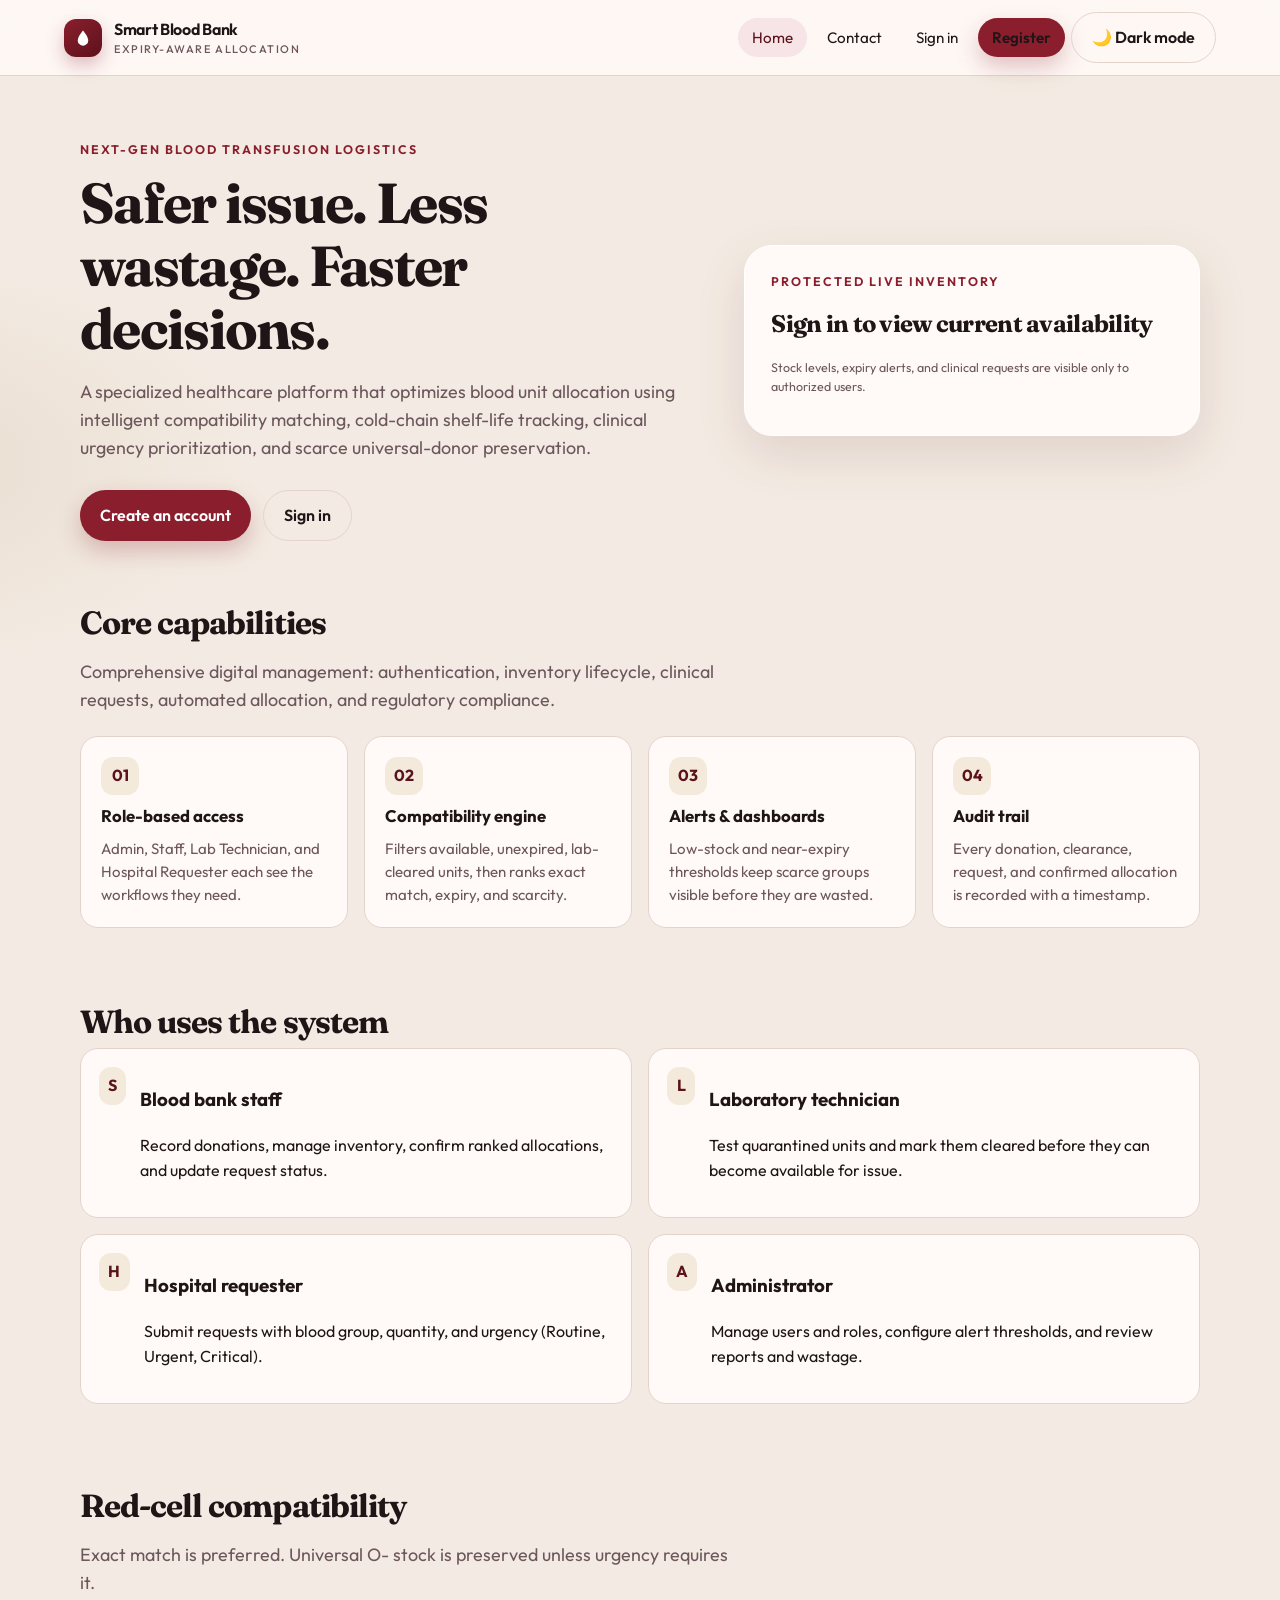
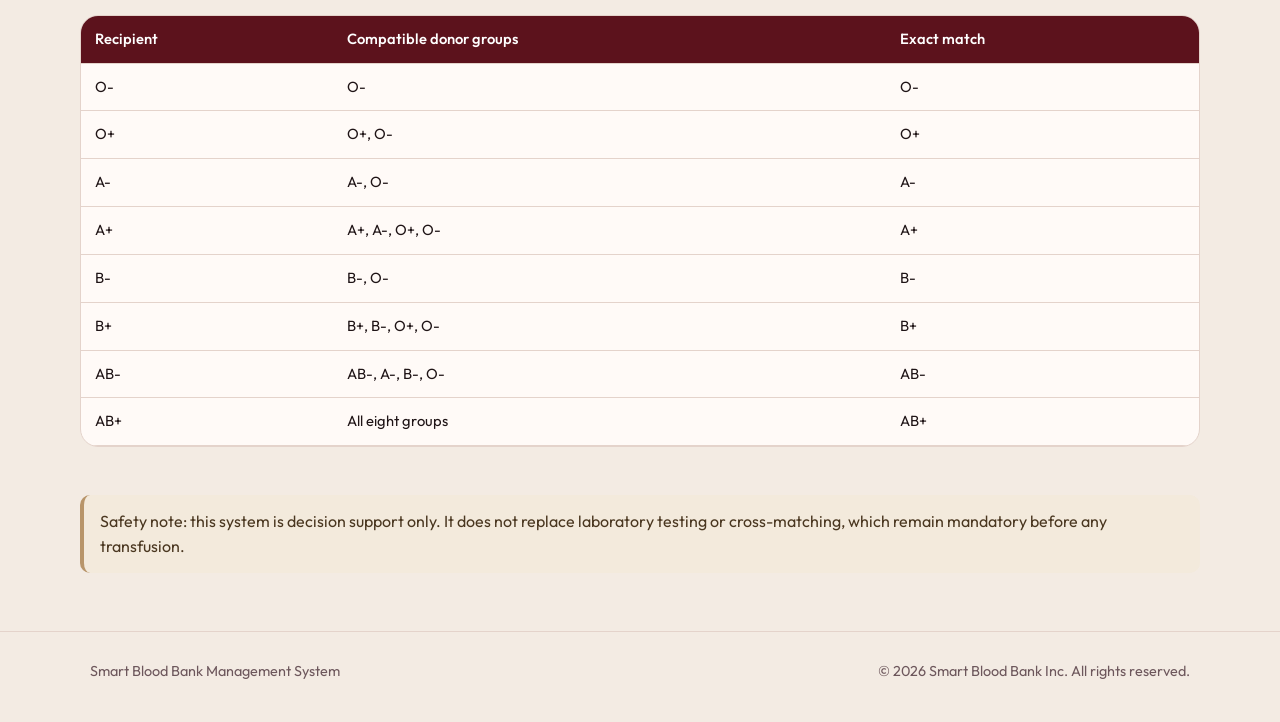
<file: index.html>
<!DOCTYPE html>
<html lang="en">
  <head>
    <meta charset="UTF-8" />
    <meta name="viewport" content="width=device-width, initial-scale=1.0" />
    <title>Smart Blood Bank | Home</title>
    <link rel="preconnect" href="https://fonts.googleapis.com" />
    <link rel="preconnect" href="https://fonts.gstatic.com" crossorigin />
    <link
      href="https://fonts.googleapis.com/css2?family=Fraunces:opsz,wght@9..144,500;9..144,700&family=Outfit:wght@400;500;600;700&display=swap"
      rel="stylesheet"
    />
    <link rel="stylesheet" href="css/styles.css?v=3" />
  </head>
  <body data-page="home">
    <header class="site-header">
      <a class="brand" href="index.html">
        <span class="brand-mark" aria-hidden="true">
          <svg width="18" height="18" viewBox="0 0 24 24" fill="currentColor">
            <path d="M12 2C12 2 5 10.2 5 15.2A7 7 0 0 0 19 15.2C19 10.2 12 2 12 2Z" />
          </svg>
        </span>
        <span>Smart Blood Bank<small>Expiry-aware allocation</small></span>
      </a>
      <nav class="nav-links" data-nav></nav>
    </header>

    <main>
      <section class="hero" id="guestHero">
        <div>
          <p class="kicker">Next-Gen Blood Transfusion Logistics</p>
          <h1>Safer issue. Less wastage. Faster decisions.</h1>
          <p class="lede">
            A specialized healthcare platform that optimizes blood unit allocation using intelligent compatibility matching,
            cold-chain shelf-life tracking, clinical urgency prioritization, and scarce universal-donor preservation.
          </p>
          <div class="hero-actions">
            <a class="btn btn-primary" href="register.html">Create an account</a>
            <a class="btn btn-ghost" href="login.html">Sign in</a>
          </div>
        </div>
        <aside class="hero-card">
          <p class="kicker">Protected live inventory</p>
          <h2>Sign in to view current availability</h2>
          <p class="hint">Stock levels, expiry alerts, and clinical requests are visible only to authorized users.</p>
        </aside>
      </section>

      <section class="hero dashboard" id="signedInDash" hidden>
        <div>
          <p class="kicker">Staff Workspace</p>
          <h1>Welcome, <span id="welcomeName">Staff</span></h1>
          <p class="lede">
            Role: <strong id="welcomeRole">STAFF</strong>. You can record donors, log fresh donations, monitor quarantined and available stock, and check expiry countdowns.
          </p>
          <div class="hero-actions" style="margin-top: 18px; display: flex; gap: 12px; flex-wrap: wrap;">
            <a class="btn btn-primary" href="allocation.html">⚡ Smart Allocation Engine</a>
            <a class="btn btn-ghost" href="reports.html">📊 Analytics &amp; Wastage</a>
            <a class="btn btn-ghost" href="audit.html">📋 Audit Trail</a>
            <a class="btn btn-ghost" href="lab.html">🔬 Lab Clearance</a>
            <a class="btn btn-ghost" href="donors.html">🩸 Manage Donors</a>
            <a class="btn btn-ghost" href="inventory.html">📦 Blood Inventory</a>
          </div>
        </div>
        <aside class="hero-card">
          <p class="kicker">Live Blood Bank Status</p>
          <div class="stat-grid">
            <div class="stat"><b id="dashUnits">0</b><span>Available stock</span></div>
            <div class="stat"><b id="dashNearExpiry" style="color:#b54708;">0</b><span>Near expiry (&le;7d)</span></div>
            <div class="stat"><b id="dashPending">0</b><span>Pending requests</span></div>
            <div class="stat"><b id="dashDonors">0</b><span>Total donors</span></div>
          </div>
          <p class="hint">Live data loaded from MySQL database.</p>
        </aside>
      </section>

      <section class="section" id="dashStockSection" hidden>
        <h2>Live Stock by Blood Group</h2>
        <p class="lede">Available, lab-cleared units. Expiring units are listed below to support timely allocation.</p>
        <div class="blood-grid" id="dashBloodGroups" aria-live="polite">
          <div class="blood-cell">Loading stock…</div>
        </div>
        <h2 style="font-size:1.6rem">Units Near Expiry</h2>
        <p class="lede" id="nearExpiryWindow">Loading the configured warning window…</p>
        <div class="table-panel"><div class="table-responsive">
          <table class="data-table"><thead><tr><th>Unit</th><th>Blood group</th><th>Expiry date</th></tr></thead>
            <tbody id="dashNearExpiryUnits"><tr><td colspan="3">Loading near-expiry units…</td></tr></tbody>
          </table>
        </div></div>
      </section>

      <section class="section">
        <h2>Core capabilities</h2>
        <p class="lede">Comprehensive digital management: authentication, inventory lifecycle, clinical requests, automated allocation, and regulatory compliance.</p>
        <div class="cards">
          <article class="card">
            <div class="icon-pill">01</div>
            <h3>Role-based access</h3>
            <p>Admin, Staff, Lab Technician, and Hospital Requester each see the workflows they need.</p>
          </article>
          <article class="card">
            <div class="icon-pill">02</div>
            <h3>Compatibility engine</h3>
            <p>Filters available, unexpired, lab-cleared units, then ranks exact match, expiry, and scarcity.</p>
          </article>
          <article class="card">
            <div class="icon-pill">03</div>
            <h3>Alerts &amp; dashboards</h3>
            <p>Low-stock and near-expiry thresholds keep scarce groups visible before they are wasted.</p>
          </article>
          <article class="card">
            <div class="icon-pill">04</div>
            <h3>Audit trail</h3>
            <p>Every donation, clearance, request, and confirmed allocation is recorded with a timestamp.</p>
          </article>
        </div>
      </section>

      <section class="section">
        <h2>Who uses the system</h2>
        <div class="roles">
          <div class="role">
            <div class="icon-pill">S</div>
            <div>
              <h3>Blood bank staff</h3>
              <p>Record donations, manage inventory, confirm ranked allocations, and update request status.</p>
            </div>
          </div>
          <div class="role">
            <div class="icon-pill">L</div>
            <div>
              <h3>Laboratory technician</h3>
              <p>Test quarantined units and mark them cleared before they can become available for issue.</p>
            </div>
          </div>
          <div class="role">
            <div class="icon-pill">H</div>
            <div>
              <h3>Hospital requester</h3>
              <p>Submit requests with blood group, quantity, and urgency (Routine, Urgent, Critical).</p>
            </div>
          </div>
          <div class="role">
            <div class="icon-pill">A</div>
            <div>
              <h3>Administrator</h3>
              <p>Manage users and roles, configure alert thresholds, and review reports and wastage.</p>
            </div>
          </div>
        </div>
      </section>

      <section class="section">
        <h2>Red-cell compatibility</h2>
        <p class="lede">Exact match is preferred. Universal O- stock is preserved unless urgency requires it.</p>
        <div class="compat">
          <table>
            <thead>
              <tr>
                <th>Recipient</th>
                <th>Compatible donor groups</th>
                <th>Exact match</th>
              </tr>
            </thead>
            <tbody>
              <tr><td>O-</td><td>O-</td><td>O-</td></tr>
              <tr><td>O+</td><td>O+, O-</td><td>O+</td></tr>
              <tr><td>A-</td><td>A-, O-</td><td>A-</td></tr>
              <tr><td>A+</td><td>A+, A-, O+, O-</td><td>A+</td></tr>
              <tr><td>B-</td><td>B-, O-</td><td>B-</td></tr>
              <tr><td>B+</td><td>B+, B-, O+, O-</td><td>B+</td></tr>
              <tr><td>AB-</td><td>AB-, A-, B-, O-</td><td>AB-</td></tr>
              <tr><td>AB+</td><td>All eight groups</td><td>AB+</td></tr>
            </tbody>
          </table>
        </div>
        <p class="note">
          Safety note: this system is decision support only. It does not replace laboratory testing or
          cross-matching, which remain mandatory before any transfusion.
        </p>
      </section>
    </main>

    <footer class="site-footer">
      <span>Smart Blood Bank Management System</span>
      <span>&copy; <span data-year></span> Smart Blood Bank Inc. All rights reserved.</span>
    </footer>
    <script src="js/validation.js?v=4"></script>
    <script src="js/auth.js?v=6"></script>
    <script src="js/pages.js?v=5"></script>
  </body>
</html>
</file>
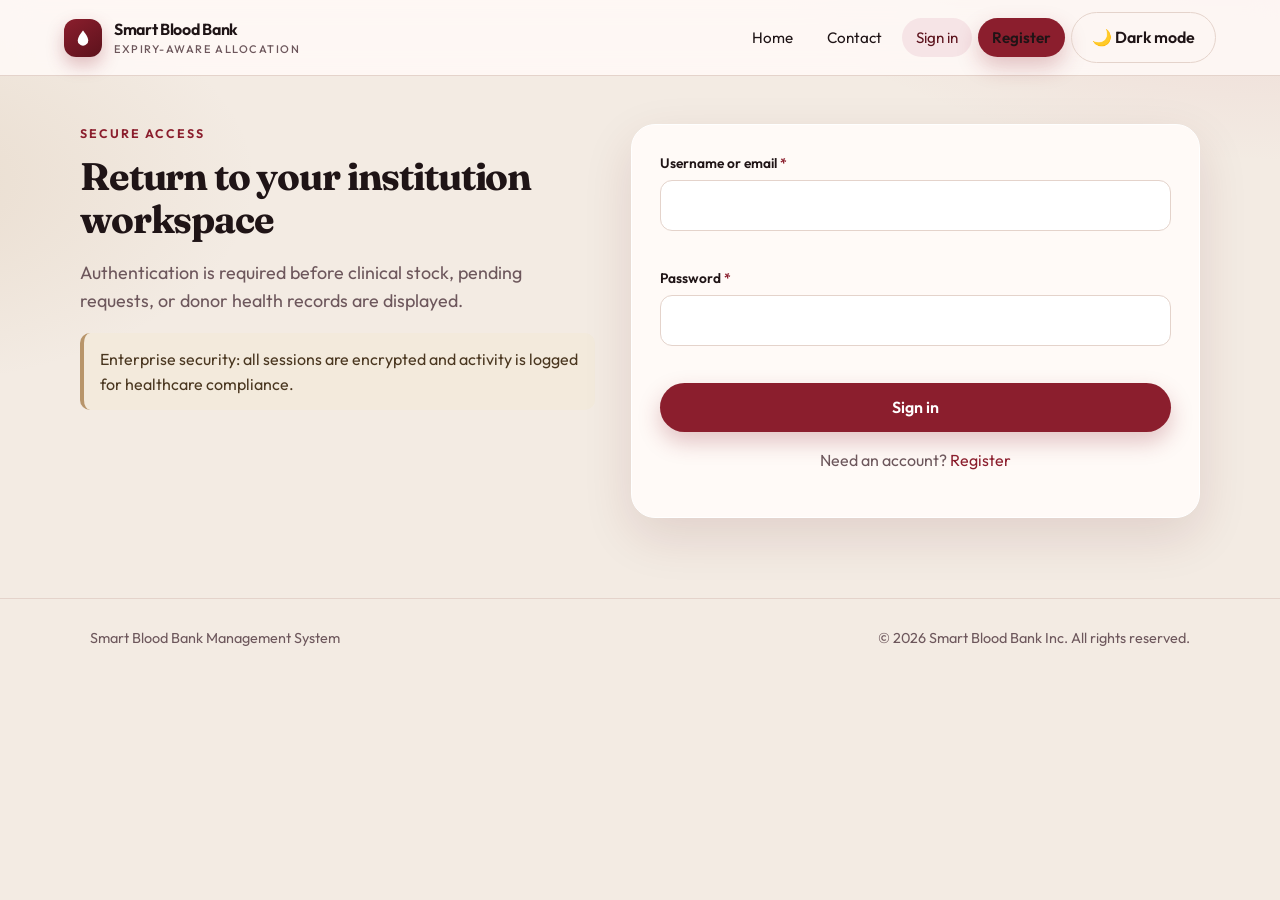
<file: allocation.html>
<!DOCTYPE html>
<html lang="en">
  <head>
    <meta charset="UTF-8" />
    <meta name="viewport" content="width=device-width, initial-scale=1.0" />
    <title>Smart Allocation Engine | Smart Blood Bank</title>
    <link rel="preconnect" href="https://fonts.googleapis.com" />
    <link rel="preconnect" href="https://fonts.gstatic.com" crossorigin />
    <link
      href="https://fonts.googleapis.com/css2?family=Fraunces:opsz,wght@9..144,500;9..144,700&family=Outfit:wght@400;500;600;700&display=swap"
      rel="stylesheet"
    />
    <link rel="stylesheet" href="css/styles.css?v=3" />
  </head>
  <body data-page="allocation">
    <header class="site-header">
      <a class="brand" href="index.html">
        <span class="brand-mark" aria-hidden="true">
          <svg width="18" height="18" viewBox="0 0 24 24" fill="currentColor">
            <path d="M12 2C12 2 5 10.2 5 15.2A7 7 0 0 0 19 15.2C19 10.2 12 2 12 2Z" />
          </svg>
        </span>
        <span>Smart Blood Bank<small>Expiry-aware allocation</small></span>
      </a>
      <nav class="nav-links" data-nav></nav>
    </header>

    <main class="page-container">
      <div class="page-header-row">
        <div>
          <p class="kicker">Clinical Decision Support</p>
          <h1>Smart Allocation Engine</h1>
          <p class="lede">
            Automated ranking of compatible blood units balancing biological exactness, FEFO (First-Expiry-First-Out) shelf-life urgency, clinical priority, and universal O- preservation.
          </p>
        </div>
        <div style="display: flex; gap: 10px; flex-wrap: wrap;">
          <button class="btn btn-primary" id="openNewRequestBtn">
            + Place Clinical Request
          </button>
          <button class="btn btn-ghost" id="seedDemoStockBtn" title="Load sample blood units for pitch demonstrations">
            ⚡ Seed Demo Stock
          </button>
        </div>
      </div>

      <!-- Quick Metrics -->
      <div class="stat-pills">
        <div class="stat-pill-card danger">
          <span class="num" id="criticalCount">0</span>
          <span class="label">Critical Emergency Orders</span>
        </div>
        <div class="stat-pill-card warn">
          <span class="num" id="urgentCount">0</span>
          <span class="label">Urgent Requests</span>
        </div>
        <div class="stat-pill-card">
          <span class="num" id="routineCount">0</span>
          <span class="label">Routine Queue</span>
        </div>
        <div class="stat-pill-card success">
          <span class="num" id="fulfilledCount">0</span>
          <span class="label">Fulfilled Transfusions</span>
        </div>
      </div>

      <!-- Toolbar: Queue Filter -->
      <div class="toolbar">
        <div class="toolbar-group">
          <select id="queueStatusFilter" class="filter-select">
            <option value="PENDING">Active Pending Queue</option>
            <option value="FULFILLED">Fulfilled History</option>
            <option value="">All Orders</option>
          </select>
        </div>
        <div class="toolbar-group">
          <button class="btn btn-ghost btn-sm" id="refreshQueueBtn">↻ Refresh Queue</button>
        </div>
      </div>

      <!-- Requests Queue Table -->
      <div class="table-panel">
        <div class="table-responsive">
          <table class="data-table" id="requestsTable">
            <thead>
              <tr>
                <th>Order ID</th>
                <th>Requester</th>
                <th>Target Group</th>
                <th>Quantity</th>
                <th>Clinical Urgency</th>
                <th>Order Date</th>
                <th>Status</th>
                <th>Decision Support</th>
              </tr>
            </thead>
            <tbody id="requestsTableBody">
              <tr>
                <td colspan="8" style="text-align: center; padding: 28px; color: var(--muted);">
                  Loading active clinical orders…
                </td>
              </tr>
            </tbody>
          </table>
        </div>
      </div>
    </main>

    <!-- Modal: Intelligent Allocation Engine Results (The Decision Support Screen) -->
    <div class="modal-overlay" id="allocationModal" hidden>
      <div class="modal-card large">
        <div class="modal-header">
          <div>
            <h2>Intelligent Allocation Recommendations</h2>
            <p id="allocationModalSubtitle" class="lede" style="font-size: 0.92rem; margin: 4px 0 0; color: var(--wine);">
              Evaluating candidate units…
            </p>
          </div>
          <button class="btn-close" type="button" data-close-modal>&times;</button>
        </div>

        <div id="allocationStatusMsg" class="form-status" role="status"></div>

        <!-- Algorithm Parameters Overview -->
        <div style="background: #fcf6f2; border: 1px solid var(--line); border-radius: 12px; padding: 12px 16px; margin-bottom: 18px; font-size: 0.88rem;">
          <div style="display: flex; justify-content: space-between; flex-wrap: wrap; gap: 8px;">
            <span><strong>Requested:</strong> <span id="summaryGroup" class="blood-badge">A+</span></span>
            <span><strong>Units Needed:</strong> <span id="summaryQty" style="font-weight:700;">1</span></span>
            <span><strong>Urgency Level:</strong> <span id="summaryUrgency" class="urgency-badge">ROUTINE</span></span>
            <span><strong>Scoring Policy:</strong> <span style="color:var(--wine); font-weight:600;">Weighted Multi-Factor (Match + FEFO - O- Scarcity)</span></span>
          </div>
        </div>

        <!-- Candidate Units Ranked Container -->
        <div style="max-height: 380px; overflow-y: auto; padding-right: 4px;" id="recommendationsContainer">
          <!-- Populated dynamically via js/allocation.js -->
        </div>

        <!-- Allocation Commit Bar -->
        <div style="border-top: 1px solid var(--line); margin-top: 18px; padding-top: 16px; display: flex; justify-content: space-between; align-items: center; flex-wrap: wrap; gap: 12px;">
          <div style="font-size: 0.88rem; color: var(--muted);">
            <span id="selectedUnitsCount" style="font-weight: 700; color: var(--ink);">0</span> unit(s) selected for atomic issue.
          </div>
          <div style="display: flex; gap: 10px;">
            <button class="btn btn-primary" id="confirmAllocationBtn" disabled>
              ✓ Confirm Allocation &amp; Issue
            </button>
            <button class="btn btn-ghost" type="button" data-close-modal>Close</button>
          </div>
        </div>
      </div>
    </div>

    <!-- Modal: Place New Clinical Request -->
    <div class="modal-overlay" id="newRequestModal" hidden>
      <div class="modal-card">
        <div class="modal-header">
          <h2>Place Hospital Blood Request</h2>
          <button class="btn-close" type="button" data-close-modal>&times;</button>
        </div>
        <form id="newRequestForm" novalidate>
          <div id="newRequestStatus" class="form-status" role="status"></div>

          <div class="form-row">
            <div class="field">
              <label for="reqBloodGroup">Recipient Blood Group <span class="req">*</span></label>
              <select id="reqBloodGroup" name="blood_group" required>
                <option value="">Select blood group</option>
                <option>O-</option>
                <option>O+</option>
                <option>A-</option>
                <option>A+</option>
                <option>B-</option>
                <option>B+</option>
                <option>AB-</option>
                <option>AB+</option>
              </select>
            </div>
            <div class="field">
              <label for="reqQuantity">Quantity (Units) <span class="req">*</span></label>
              <input type="number" id="reqQuantity" name="quantity" value="1" min="1" max="10" required />
            </div>
          </div>

          <div class="field">
            <label for="reqUrgency">Clinical Urgency Priority <span class="req">*</span></label>
            <select id="reqUrgency" name="urgency" required>
              <option value="ROUTINE">Routine (Prioritizes shelf-life expiry &amp; preserves O- stock)</option>
              <option value="URGENT">Urgent (Balanced match quality &amp; availability)</option>
              <option value="CRITICAL">Critical Emergency (Immediate life-safety; relaxes scarcity penalties)</option>
            </select>
            <p class="hint">The allocation engine weights candidate units dynamically based on urgency.</p>
          </div>

          <div style="display: flex; gap: 10px; margin-top: 20px;">
            <button class="btn btn-primary btn-full" type="submit" id="submitRequestBtn">Submit Clinical Request</button>
            <button class="btn btn-ghost" type="button" data-close-modal>Cancel</button>
          </div>
        </form>
      </div>
    </div>

    <footer class="site-footer">
      <span>Smart Blood Bank Management System</span>
      <span>&copy; <span data-year></span> Smart Blood Bank Inc. All rights reserved.</span>
    </footer>

    <script src="js/validation.js?v=2"></script>
    <script src="js/auth.js?v=6"></script>
    <script src="js/allocation.js?v=2"></script>
  </body>
</html>
</file>
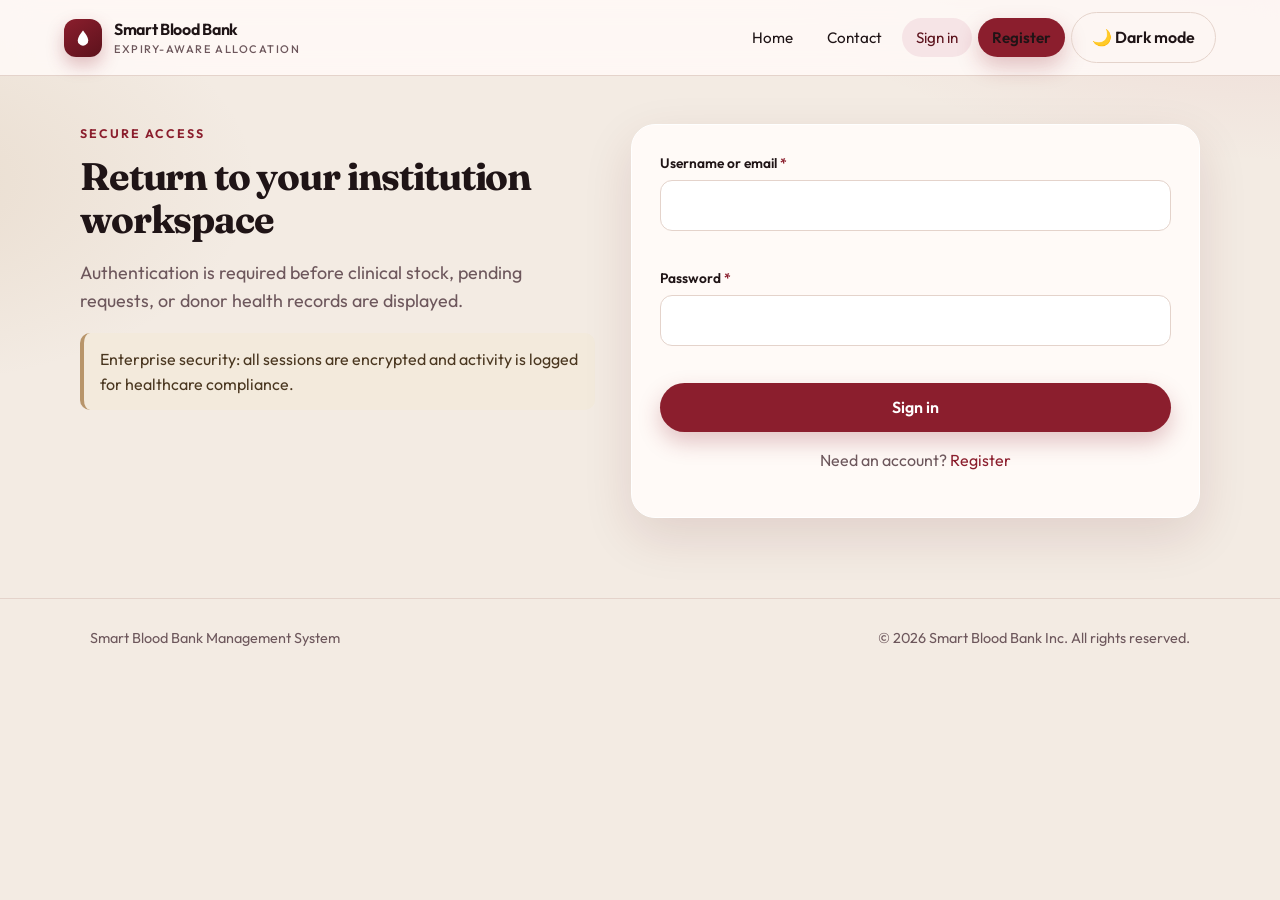
<file: audit.html>
<!DOCTYPE html>
<html lang="en">
  <head>
    <meta charset="UTF-8" />
    <meta name="viewport" content="width=device-width, initial-scale=1.0" />
    <title>Regulatory Audit Trail | Smart Blood Bank</title>
    <link rel="preconnect" href="https://fonts.googleapis.com" />
    <link rel="preconnect" href="https://fonts.gstatic.com" crossorigin />
    <link
      href="https://fonts.googleapis.com/css2?family=Fraunces:opsz,wght@9..144,500;9..144,700&family=Outfit:wght@400;500;600;700&display=swap"
      rel="stylesheet"
    />
    <link rel="stylesheet" href="css/styles.css?v=3" />
  </head>
  <body data-page="audit">
    <header class="site-header">
      <a class="brand" href="index.html">
        <span class="brand-mark" aria-hidden="true">
          <svg width="18" height="18" viewBox="0 0 24 24" fill="currentColor">
            <path d="M12 2C12 2 5 10.2 5 15.2A7 7 0 0 0 19 15.2C19 10.2 12 2 12 2Z" />
          </svg>
        </span>
        <span>Smart Blood Bank<small>Expiry-aware allocation</small></span>
      </a>
      <nav class="nav-links" data-nav></nav>
    </header>

    <main class="page-container">
      <div class="page-header-row">
        <div>
          <p class="kicker">Compliance &amp; Chain of Custody</p>
          <h1>Regulatory Audit Trail</h1>
          <p class="lede">
            Immutable activity ledger tracking every clinical donation, laboratory safety screening, hospital order, stock change, and unit allocation with operator identities and timestamps.
          </p>
        </div>
        <div style="display: flex; gap: 10px; flex-wrap: wrap;">
          <button class="btn btn-primary" id="exportAuditCsvBtn">
            📥 Export Audit CSV
          </button>
        </div>
      </div>

      <!-- Quick Metrics -->
      <div class="stat-pills">
        <div class="stat-pill-card">
          <span class="num" id="totalAuditCount">0</span>
          <span class="label">Total System Events Logged</span>
        </div>
        <div class="stat-pill-card success">
          <span class="num" id="allocAuditCount">0</span>
          <span class="label">Clinical Allocation Events</span>
        </div>
        <div class="stat-pill-card warn">
          <span class="num" id="labAuditCount">0</span>
          <span class="label">Lab Clearance Decisions</span>
        </div>
        <div class="stat-pill-card">
          <span class="num" id="securityAuditCount">0</span>
          <span class="label">Security &amp; Auth Events</span>
        </div>
      </div>

      <!-- View Selector Tabs -->
      <div style="display: flex; gap: 10px; margin-bottom: 18px;">
        <button class="btn btn-primary" id="tabAuditLogsBtn">Activity Audit Trail</button>
        <button class="btn btn-ghost" id="tabTransfusionsBtn">Transfusion Issuance Ledger</button>
      </div>

      <!-- Toolbar: Filters -->
      <div class="toolbar" id="auditToolbar">
        <div class="toolbar-group">
          <select id="actionTypeFilter" class="filter-select">
            <option value="">All Action Types</option>
            <option value="REQUEST_FULFILLED">Allocation Fulfilled</option>
            <option value="REQUEST_PARTIALLY_FULFILLED">Allocation Partially Fulfilled</option>
            <option value="INVENTORY_DELETED">Inventory Record Deleted</option>
            <option value="UNIT_AUTO_EXPIRED">Unit Automatically Expired</option>
            <option value="LAB_UNIT_CLEARED">Lab Unit Cleared</option>
            <option value="LAB_UNIT_REJECTED">Lab Unit Rejected</option>
            <option value="DONATION_LOGGED">Donation Logged</option>
            <option value="DONOR_CREATED">Donor Created</option>
            <option value="UNIT_DISCARDED">Unit Discarded</option>
            <option value="USER_LOGIN">User Sign In</option>
            <option value="USER_REGISTERED">User Registered</option>
            <option value="HOSPITAL_ORDER_PLACED">Hospital Order Placed</option>
            <option value="INVENTORY_UPDATED">Inventory Updated</option>
            <option value="PROFILE_UPDATE">Profile Updated</option>
            <option value="PASSWORD_CHANGE">Password Changed</option>
            <option value="THRESHOLD_UPDATE">Alert Thresholds Updated</option>
          </select>

          <input type="date" id="dateFromFilter" class="filter-select" title="Date From" />
          <input type="date" id="dateToFilter" class="filter-select" title="Date To" />

          <input
            type="search"
            id="auditSearch"
            class="search-input"
            placeholder="Search details, operator, ID…"
          />
        </div>
        <div class="toolbar-group">
          <button class="btn btn-ghost btn-sm" id="refreshAuditBtn">↻ Refresh Log</button>
        </div>
      </div>

      <!-- Audit Logs Table View -->
      <div class="table-panel" id="auditLogsPanel">
        <div class="toolbar" style="justify-content:space-between; padding:12px 16px;">
          <span id="auditPageSummary" aria-live="polite">Loading records…</span>
          <div class="toolbar-group">
            <button class="btn btn-ghost btn-sm" id="auditPrevPage" type="button" disabled>Previous</button>
            <button class="btn btn-ghost btn-sm" id="auditNextPage" type="button" disabled>Next</button>
          </div>
        </div>
        <div class="table-responsive">
          <table class="data-table" id="auditTable">
            <thead>
              <tr>
                <th>Timestamp</th>
                <th>Action Type</th>
                <th>Reference</th>
                <th>Operator</th>
                <th>Audit Details &amp; Clinical Remarks</th>
              </tr>
            </thead>
            <tbody id="auditTableBody">
              <tr>
                <td colspan="5" style="text-align: center; padding: 28px; color: var(--muted);">
                  Loading audit logs from compliance database…
                </td>
              </tr>
            </tbody>
          </table>
        </div>
      </div>

      <!-- Transfusions Ledger View (Initially Hidden) -->
      <div class="table-panel" id="transfusionsPanel" hidden>
        <div class="table-responsive">
          <table class="data-table" id="transfusionsTable">
            <thead>
              <tr>
                <th>Tx ID</th>
                <th>Allocation Time</th>
                <th>Issued Bag Serial</th>
                <th>Requisition Ref</th>
                <th>Patient / Ward</th>
                <th>Hospital</th>
                <th>Clinical Requester</th>
              </tr>
            </thead>
            <tbody id="transfusionsTableBody">
              <tr>
                <td colspan="7" style="text-align: center; padding: 28px; color: var(--muted);">
                  Loading transfusion issuance ledger…
                </td>
              </tr>
            </tbody>
          </table>
        </div>
      </div>
    </main>

    <footer class="site-footer">
      <span>Smart Blood Bank Management System</span>
      <span>&copy; <span data-year></span> Smart Blood Bank Inc. All rights reserved.</span>
    </footer>

    <script src="js/validation.js?v=2"></script>
    <script src="js/auth.js?v=6"></script>
    <script src="js/audit.js?v=2"></script>
  </body>
</html>
</file>
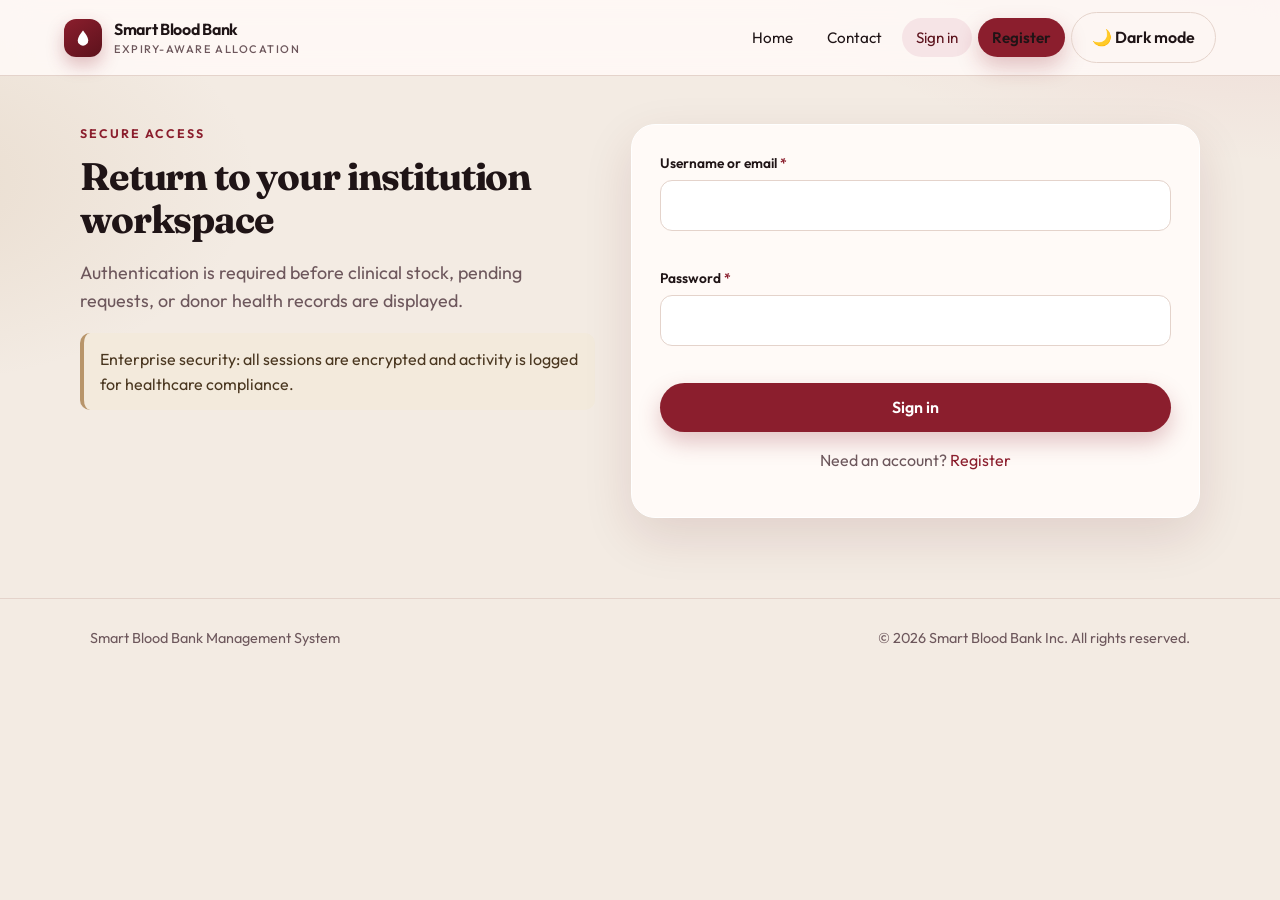
<file: ccp-simulation.html>
<!DOCTYPE html>
<html lang="en">
<head>
  <meta charset="UTF-8" />
  <meta name="viewport" content="width=device-width, initial-scale=1.0" />
  <title>CCP Policy Simulation | Smart Blood Bank</title>
  <link rel="stylesheet" href="css/styles.css?v=3" />
  <style>
    .sim-grid{display:grid;grid-template-columns:repeat(auto-fit,minmax(210px,1fr));gap:16px;margin:24px 0}
    .sim-card{background:var(--paper);border:1px solid var(--line);border-radius:var(--radius);padding:20px}
    .sim-card h3{margin:0 0 8px;color:var(--wine-dark)}
    .sim-card p{color:var(--muted);font-size:.88rem;margin:0}
    .sim-controls{display:flex;align-items:end;gap:14px;flex-wrap:wrap;background:var(--paper);border:1px solid var(--line);border-radius:var(--radius);padding:20px}
    .sim-controls label{display:grid;gap:6px;font-weight:600}
    .sim-controls input{padding:9px;border:1px solid var(--line);border-radius:8px;width:140px}
    .sim-note{color:var(--muted);font-size:.9rem;margin:14px 0}
    .sim-results{margin-top:24px}
    .sim-results td:first-child{font-weight:700}
    @media(max-width:600px){.sim-controls input{width:100%}}
  </style>
</head>
<body data-page="simulation">
  <header class="site-header">
    <a class="brand" href="index.html"><span class="brand-mark" aria-hidden="true">🩸</span><span>Smart Blood Bank<small>Expiry-aware allocation</small></span></a>
    <nav class="nav-links" data-nav></nav>
  </header>
  <main class="page-container">
    <div class="page-header-row">
      <div>
        <p class="kicker">Complex Computing Problem · Policy Evaluation</p>
        <h1>Allocation Policy Simulation</h1>
        <p class="lede">Run FIFO, FEFO, and weighted-priority policies over the same reproducible 60-day donation and request scenario. This is a decision-support benchmark, not a clinical recommendation.</p>
      </div>
    </div>
    <form class="sim-controls" id="simulationForm">
      <label>Donations<input id="unitCount" type="number" min="50" max="2000" step="50" value="500" /></label>
      <label>Clinical requests<input id="requestCount" type="number" min="25" max="1000" step="25" value="300" /></label>
      <label>Scenario seed<input id="scenarioSeed" type="number" min="1" max="999999" value="13724" /></label>
      <button class="btn btn-primary" type="submit">Run Benchmark</button>
    </form>
    <p class="sim-note" id="simulationStatus" role="status">Ready. The same generated stock, requests, and urgency mix will be used for each policy.</p>
    <div class="table-panel sim-results">
      <div class="table-responsive">
        <table class="data-table">
          <thead><tr><th>Policy</th><th>Requests served</th><th>Expired unused units</th><th>Requests fully served with exact match</th><th>O− issued to non-O−</th><th>Compatibility violations</th><th>Decision time / request</th></tr></thead>
          <tbody id="simulationResults"><tr><td colspan="7" style="text-align:center;padding:24px;color:var(--muted)">Run the benchmark to compare policies.</td></tr></tbody>
        </table>
      </div>
    </div>
    <div class="sim-grid">
      <div class="sim-card"><h3>FIFO</h3><p>Issue the earliest collected compatible unit first.</p></div>
      <div class="sim-card"><h3>FEFO</h3><p>Issue the compatible unit with the nearest expiry first.</p></div>
      <div class="sim-card"><h3>Weighted priority</h3><p>Balance match quality, expiry proximity, and O− preservation. Critical requests place more weight on match quality.</p></div>
    </div>
    <p class="sim-note">Decision time is measured locally and depends on the computer and scenario size. Compatibility violations are blocked by the candidate filter. Scenario results are simulated data; they do not describe this installation’s actual transfusions.</p>
  </main>
  <footer class="site-footer"><span>Smart Blood Bank Management System</span><span>Policy benchmarking · reproducible scenario</span></footer>
  <script src="js/auth.js?v=6"></script>
  <script src="js/ccp-simulation.js?v=1"></script>
</body>
</html>
</file>
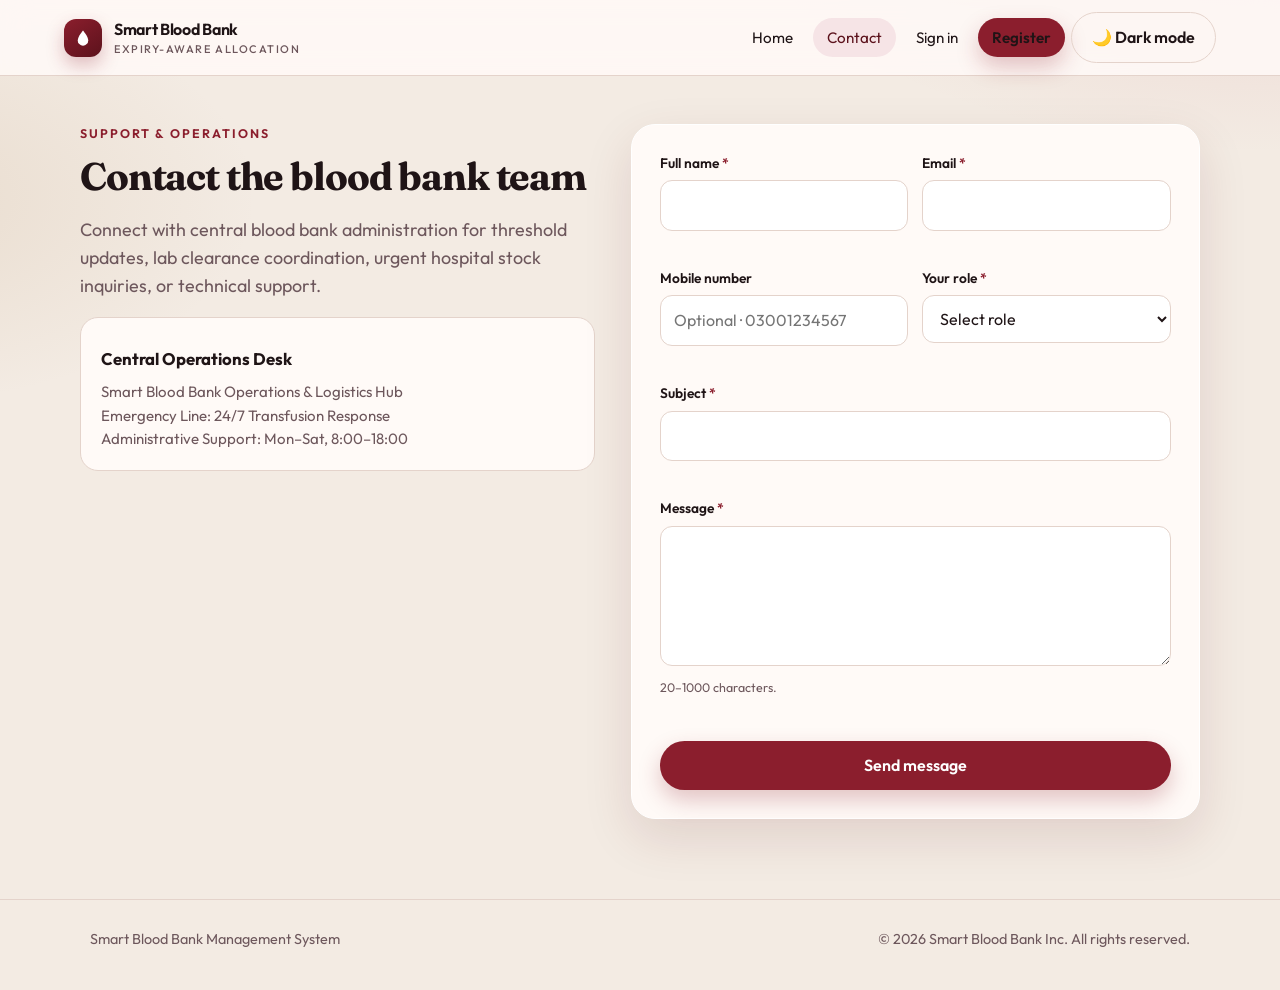
<file: contact.html>
<!DOCTYPE html>
<html lang="en">
  <head>
    <meta charset="UTF-8" />
    <meta name="viewport" content="width=device-width, initial-scale=1.0" />
    <title>Contact us | Smart Blood Bank</title>
    <link rel="preconnect" href="https://fonts.googleapis.com" />
    <link rel="preconnect" href="https://fonts.gstatic.com" crossorigin />
    <link
      href="https://fonts.googleapis.com/css2?family=Fraunces:opsz,wght@9..144,500;9..144,700&family=Outfit:wght@400;500;600;700&display=swap"
      rel="stylesheet"
    />
    <link rel="stylesheet" href="css/styles.css?v=3" />
  </head>
  <body data-page="contact">
    <header class="site-header">
      <a class="brand" href="index.html">
        <span class="brand-mark" aria-hidden="true">
          <svg width="18" height="18" viewBox="0 0 24 24" fill="currentColor">
            <path d="M12 2C12 2 5 10.2 5 15.2A7 7 0 0 0 19 15.2C19 10.2 12 2 12 2Z" />
          </svg>
        </span>
        <span>Smart Blood Bank<small>Expiry-aware allocation</small></span>
      </a>
      <nav class="nav-links" data-nav></nav>
    </header>

    <main class="auth-layout">
      <div class="side-copy">
        <p class="kicker">Support &amp; Operations</p>
        <h1>Contact the blood bank team</h1>
        <p class="lede">
          Connect with central blood bank administration for threshold updates, lab clearance coordination, urgent hospital stock inquiries, or technical support.
        </p>
        <div class="card">
          <h3>Central Operations Desk</h3>
          <p>Smart Blood Bank Operations &amp; Logistics Hub</p>
          <p>Emergency Line: 24/7 Transfusion Response</p>
          <p>Administrative Support: Mon–Sat, 8:00–18:00</p>
        </div>
      </div>

      <form class="panel" id="contactForm" novalidate>
        <div id="formStatus" class="form-status" role="status"></div>
        <div class="form-row">
          <div class="field">
            <label for="fullName">Full name <span class="req">*</span></label>
            <input id="fullName" name="fullName" type="text" maxlength="60" required />
            <div class="error" data-error-for="fullName"></div>
          </div>
          <div class="field">
            <label for="email">Email <span class="req">*</span></label>
            <input id="email" name="email" type="email" required />
            <div class="error" data-error-for="email"></div>
          </div>
        </div>
        <div class="form-row">
          <div class="field">
            <label for="phone">Mobile number</label>
            <input id="phone" name="phone" type="tel" placeholder="Optional · 03001234567" />
            <div class="error" data-error-for="phone"></div>
          </div>
          <div class="field">
            <label for="role">Your role <span class="req">*</span></label>
            <select id="role" name="role" required>
              <option value="">Select role</option>
              <option value="ADMIN">Administrator</option>
              <option value="STAFF">Blood bank staff</option>
              <option value="LAB_TECHNICIAN">Laboratory technician</option>
              <option value="HOSPITAL_REQUESTER">Hospital requester</option>
              <option value="USER">Regular user</option>
            </select>
            <div class="error" data-error-for="role"></div>
          </div>
        </div>
        <div class="field">
          <label for="subject">Subject <span class="req">*</span></label>
          <input id="subject" name="subject" type="text" maxlength="80" required />
          <div class="error" data-error-for="subject"></div>
        </div>
        <div class="field">
          <label for="message">Message <span class="req">*</span></label>
          <textarea id="message" name="message" maxlength="1000" required></textarea>
          <p class="hint">20–1000 characters.</p>
          <div class="error" data-error-for="message"></div>
        </div>
        <button class="btn btn-primary btn-full" type="submit">Send message</button>
      </form>
    </main>

    <footer class="site-footer">
      <span>Smart Blood Bank Management System</span>
      <span>&copy; <span data-year></span> Smart Blood Bank Inc. All rights reserved.</span>
    </footer>
    <script src="js/validation.js?v=4"></script>
    <script src="js/auth.js?v=6"></script>
    <script src="js/pages.js?v=5"></script>
  </body>
</html>
</file>
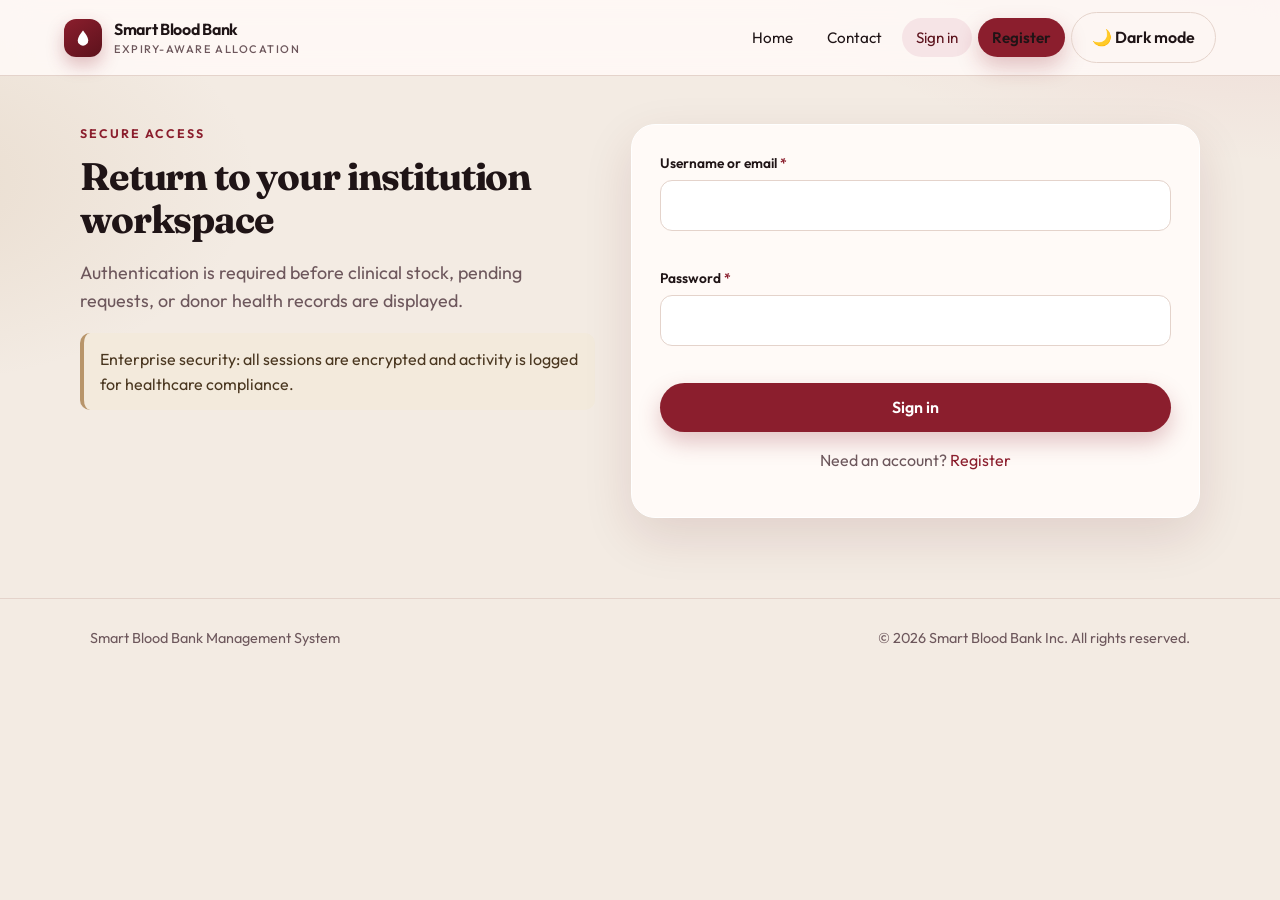
<file: donor-portal.html>
<!DOCTYPE html>
<html lang="en">
  <head>
    <meta charset="UTF-8" />
    <meta name="viewport" content="width=device-width, initial-scale=1.0" />
    <title>Donor Portal | Smart Blood Bank</title>
    <link rel="preconnect" href="https://fonts.googleapis.com" />
    <link rel="preconnect" href="https://fonts.gstatic.com" crossorigin />
    <link href="https://fonts.googleapis.com/css2?family=Fraunces:opsz,wght@9..144,500;9..144,700&family=Outfit:wght@400;500;600;700&display=swap" rel="stylesheet" />
    <link rel="stylesheet" href="css/styles.css?v=5" />
  </head>
  <body data-page="donorportal">
    <header class="site-header">
      <a class="brand" href="index.html">
        <span class="brand-mark" aria-hidden="true"><svg width="18" height="18" viewBox="0 0 24 24" fill="currentColor"><path d="M12 2C12 2 5 10.2 5 15.2A7 7 0 0 0 19 15.2C19 10.2 12 2 12 2Z" /></svg></span>
        <span>Smart Blood Bank<small>Expiry-aware allocation</small></span>
      </a>
      <nav class="nav-links" data-nav></nav>
    </header>

    <main class="page-container">
      <div class="page-header-row">
        <div>
          <p class="kicker">Donor self-service</p>
          <h1>Donor Portal</h1>
          <p class="lede">Manage your donor profile, request a visit, and check your own donation history.</p>
        </div>
      </div>
      <div id="donorPortalBanner" class="form-banner" role="status" aria-live="polite"></div>
      <section class="profile-card profile-card--wide" id="donorOnboardingCard" hidden>
        <h2>Complete your donor profile</h2>
        <p class="threshold-hint">Staff will verify your profile before you can request an appointment. This is not a medical eligibility check.</p>
        <form id="donorOnboardingForm" class="portal-form">
          <div class="form-row">
            <div class="form-group"><label for="donorFacilityId">Preferred blood bank facility ID</label><input id="donorFacilityId" type="number" min="1" max="2147483647" value="1" required /></div>
            <div class="form-group"><label for="donorOnboardingGroup">Blood group</label><select id="donorOnboardingGroup" required><option value="">Select group</option><option>O-</option><option>O+</option><option>A-</option><option>A+</option><option>B-</option><option>B+</option><option>AB-</option><option>AB+</option></select></div>
          </div>
          <label class="checkbox" for="donorConsent"><input id="donorConsent" type="checkbox" required /><span>I consent to creating this donor profile and allow authorized staff to review it and contact me about appointments.</span></label>
          <button class="btn btn-primary" type="submit">Submit donor profile</button>
        </form>
      </section>

      <div class="portal-grid" id="donorDashboard" hidden>
        <section class="profile-card">
          <h2>Your donor profile</h2>
          <div id="donorProfileStatus" class="form-banner form-banner--info" role="status"></div>
          <form id="donorProfileForm" class="portal-form">
            <div class="form-group"><label for="donorName">Full name</label><input id="donorName" maxlength="60" required /></div>
            <div class="form-group"><label for="donorEmail">Email</label><input id="donorEmail" type="email" readonly /></div>
            <div class="form-group"><label for="donorPhone">Mobile number</label><input id="donorPhone" type="tel" maxlength="16" required /></div>
            <div class="form-group"><label for="donorBloodGroup">Blood group</label><select id="donorBloodGroup" required><option>O-</option><option>O+</option><option>A-</option><option>A+</option><option>B-</option><option>B+</option><option>AB-</option><option>AB+</option></select></div>
            <div class="form-group"><label for="donorFacility">Preferred facility ID</label><input id="donorFacility" type="text" readonly /></div>
            <p class="threshold-hint">Changing your name, phone, or blood group sends the profile back for staff verification.</p>
            <button class="btn btn-primary" type="submit">Save donor profile</button>
          </form>
        </section>

        <section class="profile-card">
          <h2>Request a donation appointment</h2>
          <p id="appointmentEligibility" class="threshold-hint">Staff confirmation is required. Appointment requests do not record a donation.</p>
          <form id="donorAppointmentForm" class="portal-form">
            <div class="form-group"><label for="requestedDate">Preferred date</label><input id="requestedDate" type="date" required /></div>
            <div class="form-group"><label for="requestedTime">Preferred time</label><input id="requestedTime" type="time" required /></div>
            <button class="btn btn-primary" type="submit">Request appointment</button>
          </form>
        </section>

        <section class="profile-card profile-card--wide">
          <h2>Your appointments</h2>
          <div class="table-wrap"><table><thead><tr><th>Requested</th><th>Scheduled</th><th>Status</th><th>Action</th></tr></thead><tbody id="donorAppointments"><tr><td colspan="4">Loading appointments…</td></tr></tbody></table></div>
        </section>

        <section class="profile-card profile-card--wide">
          <h2>Your donation history</h2>
          <p class="threshold-hint">This summary does not include screening details or recipient information.</p>
          <div class="table-wrap"><table><thead><tr><th>Collection date</th><th>Blood group</th><th>Units recorded</th><th>Status</th></tr></thead><tbody id="donorHistory"><tr><td colspan="4">Loading donation history…</td></tr></tbody></table></div>
          <p id="eligibilityEstimate" class="threshold-hint"></p>
        </section>
      </div>
    </main>

    <footer class="site-footer"><span>Smart Blood Bank Management System</span><span>&copy; <span data-year></span> Smart Blood Bank Inc.</span></footer>
    <script src="js/auth.js?v=6"></script>
    <script src="js/donor-portal.js?v=1"></script>
  </body>
</html>
</file>
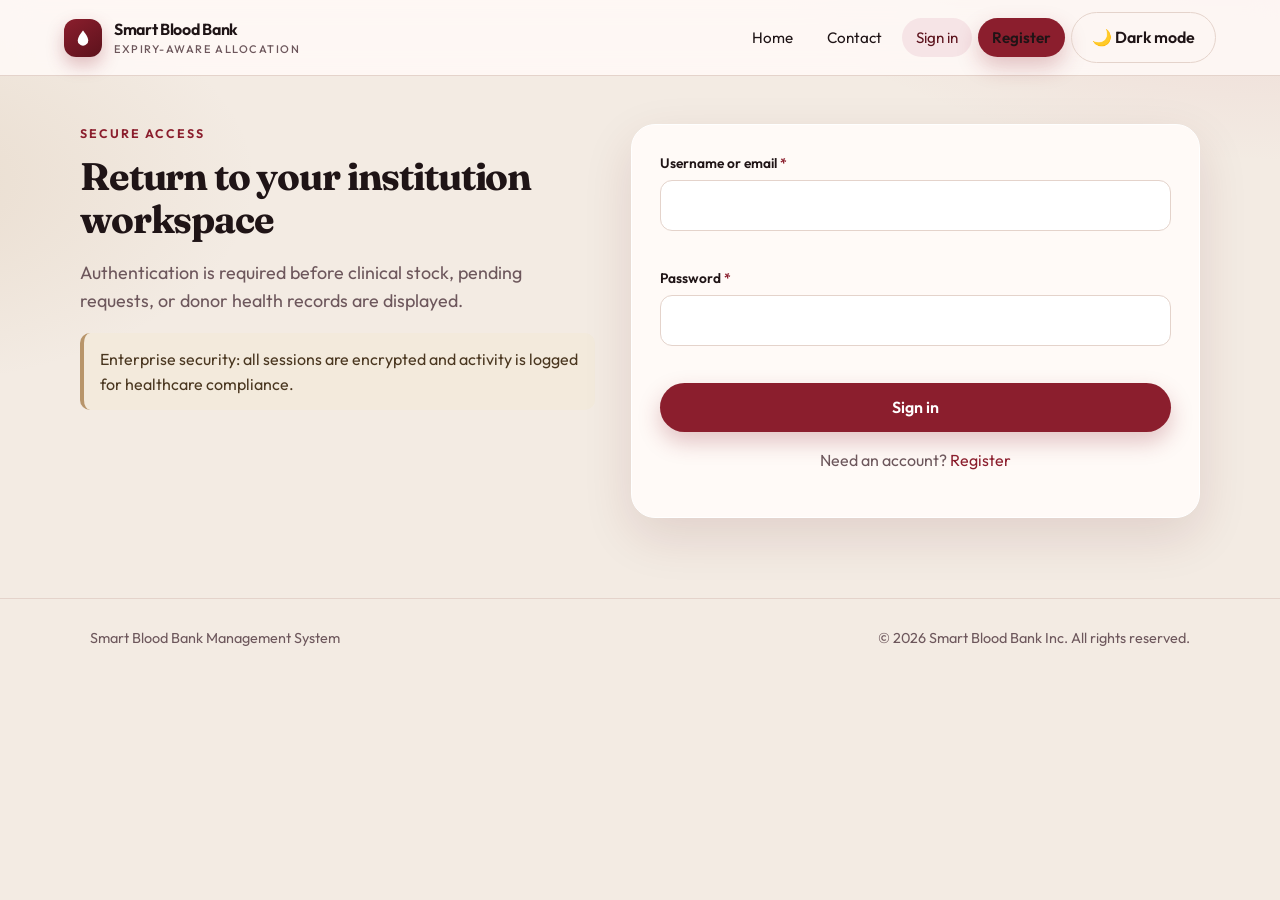
<file: donor-workflow.html>
<!DOCTYPE html>
<html lang="en">
  <head>
    <meta charset="UTF-8" />
    <meta name="viewport" content="width=device-width, initial-scale=1.0" />
    <title>Donor Workflow | Smart Blood Bank</title>
    <link rel="preconnect" href="https://fonts.googleapis.com" />
    <link rel="preconnect" href="https://fonts.gstatic.com" crossorigin />
    <link href="https://fonts.googleapis.com/css2?family=Fraunces:opsz,wght@9..144,500;9..144,700&family=Outfit:wght@400;500;600;700&display=swap" rel="stylesheet" />
    <link rel="stylesheet" href="css/styles.css?v=5" />
  </head>
  <body data-page="donorworkflow">
    <header class="site-header">
      <a class="brand" href="index.html">
        <span class="brand-mark" aria-hidden="true"><svg width="18" height="18" viewBox="0 0 24 24" fill="currentColor"><path d="M12 2C12 2 5 10.2 5 15.2A7 7 0 0 0 19 15.2C19 10.2 12 2 12 2Z" /></svg></span>
        <span>Smart Blood Bank<small>Expiry-aware allocation</small></span>
      </a>
      <nav class="nav-links" data-nav></nav>
    </header>
    <main class="page-container">
      <div class="page-header-row">
        <div>
          <p class="kicker">Staff facility queue</p>
          <h1>Donor Workflow</h1>
          <p class="lede">Verify donor profiles and review appointment requests. Actual collections are still recorded through Inventory and enter quarantine for Lab clearance.</p>
        </div>
        <button class="btn btn-ghost" id="refreshDonorWorkflow" type="button">↻ Refresh Queue</button>
      </div>
      <div id="donorWorkflowBanner" class="form-banner" role="status" aria-live="polite"></div>
      <section class="profile-card profile-card--wide">
        <h2>Donor profiles awaiting verification</h2>
        <p class="threshold-hint">You can verify a new donor record or enter an existing donor ID after checking the donor's identity. Do not link accounts using an email/phone match alone.</p>
        <div id="donorProfileApplications" class="approval-list"><p>Loading donor profiles…</p></div>
      </section>
      <section class="profile-card profile-card--wide">
        <h2>Pending and confirmed appointments</h2>
        <div class="table-wrap"><table>
          <thead><tr><th>Donor</th><th>Requested</th><th>Schedule</th><th>Status</th><th>Private staff note</th><th>Actions</th></tr></thead>
          <tbody id="donorWorkflowAppointments"><tr><td colspan="6">Loading appointments…</td></tr></tbody>
        </table></div>
      </section>
    </main>
    <footer class="site-footer"><span>Smart Blood Bank Management System</span><span>&copy; <span data-year></span> Smart Blood Bank Inc.</span></footer>
    <script src="js/auth.js?v=6"></script>
    <script src="js/donor-workflow.js?v=1"></script>
  </body>
</html>
</file>
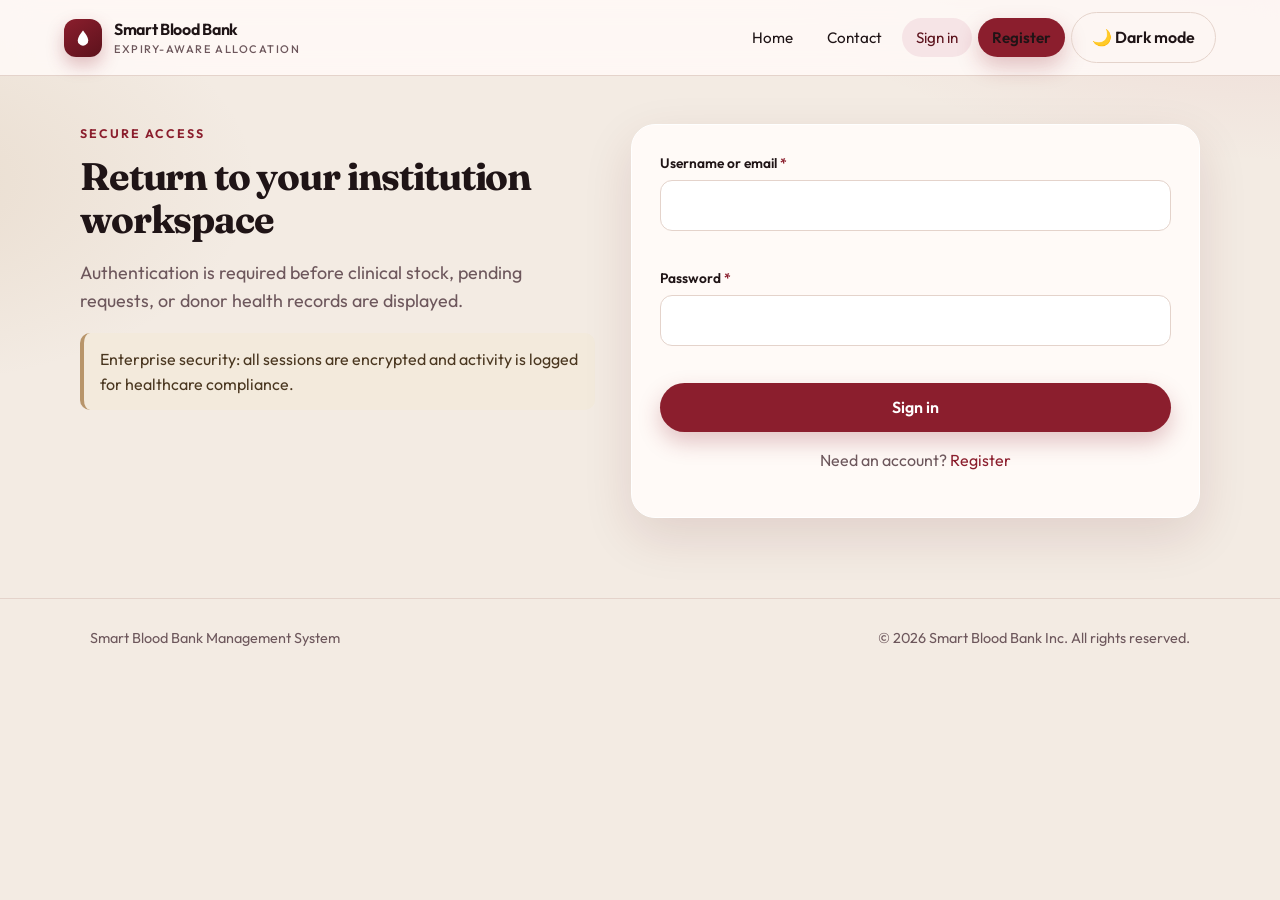
<file: donors.html>
<!DOCTYPE html>
<html lang="en">
  <head>
    <meta charset="UTF-8" />
    <meta name="viewport" content="width=device-width, initial-scale=1.0" />
    <title>Donor Management | Smart Blood Bank</title>
    <link rel="preconnect" href="https://fonts.googleapis.com" />
    <link rel="preconnect" href="https://fonts.gstatic.com" crossorigin />
    <link
      href="https://fonts.googleapis.com/css2?family=Fraunces:opsz,wght@9..144,500;9..144,700&family=Outfit:wght@400;500;600;700&display=swap"
      rel="stylesheet"
    />
    <link rel="stylesheet" href="css/styles.css?v=3" />
  </head>
  <body data-page="donors">
    <header class="site-header">
      <a class="brand" href="index.html">
        <span class="brand-mark" aria-hidden="true">
          <svg width="18" height="18" viewBox="0 0 24 24" fill="currentColor">
            <path d="M12 2C12 2 5 10.2 5 15.2A7 7 0 0 0 19 15.2C19 10.2 12 2 12 2Z" />
          </svg>
        </span>
        <span>Smart Blood Bank<small>Expiry-aware allocation</small></span>
      </a>
      <nav class="nav-links" data-nav></nav>
    </header>

    <main class="page-container">
      <div class="page-header-row">
        <div>
          <p class="kicker">Donor Network</p>
          <h1>Blood Donor Management</h1>
          <p class="lede">
            Register and manage voluntary blood donors, check red-cell donation cooldown eligibility (56-day rule), and log fresh donations.
          </p>
        </div>
        <div>
          <button class="btn btn-primary" id="openAddDonorModal">
            + Register New Donor
          </button>
        </div>
      </div>

      <!-- Quick Metrics -->
      <div class="stat-pills">
        <div class="stat-pill-card">
          <span class="num" id="totalDonorsCount">0</span>
          <span class="label">Total Registered Donors</span>
        </div>
        <div class="stat-pill-card success">
          <span class="num" id="eligibleDonorsCount">0</span>
          <span class="label">Eligible to Donate Today</span>
        </div>
        <div class="stat-pill-card warn">
          <span class="num" id="cooldownDonorsCount">0</span>
          <span class="label">In 56-Day Cooldown Period</span>
        </div>
      </div>

      <!-- Search & Filters Toolbar -->
      <div class="toolbar">
        <div class="toolbar-group">
          <input
            type="search"
            id="donorSearch"
            class="search-input"
            placeholder="Search donors by name or phone…"
          />
          <select id="groupFilter" class="filter-select">
            <option value="">All Blood Groups</option>
            <option>O-</option>
            <option>O+</option>
            <option>A-</option>
            <option>A+</option>
            <option>B-</option>
            <option>B+</option>
            <option>AB-</option>
            <option>AB+</option>
          </select>
        </div>
        <div class="toolbar-group">
          <button class="btn btn-ghost btn-sm" id="refreshDonorsBtn">↻ Refresh</button>
        </div>
      </div>

      <!-- Donors Table -->
      <div class="table-panel">
        <div class="table-responsive">
          <table class="data-table" id="donorsTable">
            <thead>
              <tr>
                <th>ID</th>
                <th>Donor Name</th>
                <th>Blood Group</th>
                <th>Contact Details</th>
                <th>Last Donation</th>
                <th>Donation Eligibility</th>
                <th>Actions</th>
              </tr>
            </thead>
            <tbody id="donorsTableBody">
              <tr>
                <td colspan="7" style="text-align: center; padding: 28px; color: var(--muted);">
                  Loading donor records from MySQL database…
                </td>
              </tr>
            </tbody>
          </table>
        </div>
      </div>
    </main>

    <!-- Modal: Register / Edit Donor -->
    <div class="modal-overlay" id="donorModal" hidden>
      <div class="modal-card">
        <div class="modal-header">
          <h2 id="donorModalTitle">Register New Donor</h2>
          <button class="btn-close" type="button" data-close-modal>&times;</button>
        </div>
        <form id="donorForm" novalidate>
          <input type="hidden" id="donorId" name="donorId" />
          <div id="donorFormStatus" class="form-status" role="status"></div>
          
          <div class="field">
            <label for="donorName">Donor Full Name <span class="req">*</span></label>
            <input type="text" id="donorName" name="name" maxlength="100" required placeholder="e.g. Asadullah Khan" />
          </div>

          <div class="form-row">
            <div class="field">
              <label for="donorBloodGroup">Blood Group <span class="req">*</span></label>
              <select id="donorBloodGroup" name="blood_group" required>
                <option value="">Select blood group</option>
                <option>O-</option>
                <option>O+</option>
                <option>A-</option>
                <option>A+</option>
                <option>B-</option>
                <option>B+</option>
                <option>AB-</option>
                <option>AB+</option>
              </select>
            </div>
            <div class="field">
              <label for="donorContact">Contact Phone or Email <span class="req">*</span></label>
            <input type="text" id="donorContact" name="contact_details" maxlength="254" placeholder="03001234567 or donor@example.com" required />
            </div>
          </div>

          <div class="field">
            <label for="donorLastDate">Previous Donation Date (if any)</label>
            <input type="date" id="donorLastDate" name="last_donation_date" />
            <p class="hint">Leave blank if this is the donor's first time.</p>
          </div>

          <div style="display: flex; gap: 10px; margin-top: 20px;">
            <button class="btn btn-primary btn-full" type="submit" id="saveDonorBtn">Save Donor Profile</button>
            <button class="btn btn-ghost" type="button" data-close-modal>Cancel</button>
          </div>
        </form>
      </div>
    </div>

    <!-- Modal: Log Donation for a Donor -->
    <div class="modal-overlay" id="donationModal" hidden>
      <div class="modal-card">
        <div class="modal-header">
          <h2>Log Blood Donation</h2>
          <button class="btn-close" type="button" data-close-modal>&times;</button>
        </div>
        <form id="donationForm" novalidate>
          <input type="hidden" id="donationDonorId" name="donor_id" />
          <div id="donationFormStatus" class="form-status" role="status"></div>
          
          <div class="field">
            <label>Donor</label>
            <input type="text" id="donationDonorName" readonly style="background: #f8f1eb; font-weight: 600;" />
          </div>

          <div class="form-row">
            <div class="field">
              <label>Blood Group</label>
              <input type="text" id="donationBloodGroup" name="blood_group" readonly style="background: #f8f1eb; font-weight: 700; color: var(--wine);" />
            </div>
            <div class="field">
              <label for="collectionDate">Collection Date <span class="req">*</span></label>
              <input type="date" id="collectionDate" name="collection_date" required />
            </div>
          </div>

          <div class="form-row">
            <div class="field">
              <label for="shelfLife">Shelf Life (Days)</label>
              <input type="number" id="shelfLife" name="shelf_life_days" value="35" min="21" max="42" required />
              <p class="hint">Standard CPDA-1 shelf life: 35 days.</p>
            </div>
            <div class="field">
              <label>Calculated Expiry Date</label>
              <input type="text" id="calcExpiryDate" readonly style="background: #f8f1eb; font-weight: 600; color: var(--danger);" />
              <p class="hint">Automatically calculated.</p>
            </div>
          </div>

          <div class="field">
            <label class="checkbox">
              <input type="checkbox" checked disabled />
              <span>Unit will enter inventory as <strong>QUARANTINED</strong>. Laboratory safety clearance is mandatory before units become Available for patient issue.</span>
            </label>
          </div>

          <div style="display: flex; gap: 10px; margin-top: 20px;">
            <button class="btn btn-primary btn-full" type="submit" id="submitDonationBtn">Log Donation & Add to Inventory</button>
            <button class="btn btn-ghost" type="button" data-close-modal>Cancel</button>
          </div>
        </form>
      </div>
    </div>

    <footer class="site-footer">
      <span>Smart Blood Bank Management System</span>
      <span>&copy; <span data-year></span> Smart Blood Bank Inc. All rights reserved.</span>
    </footer>

    <script src="js/validation.js?v=2"></script>
    <script src="js/auth.js?v=6"></script>
    <script src="js/donors.js?v=3"></script>
  </body>
</html>
</file>
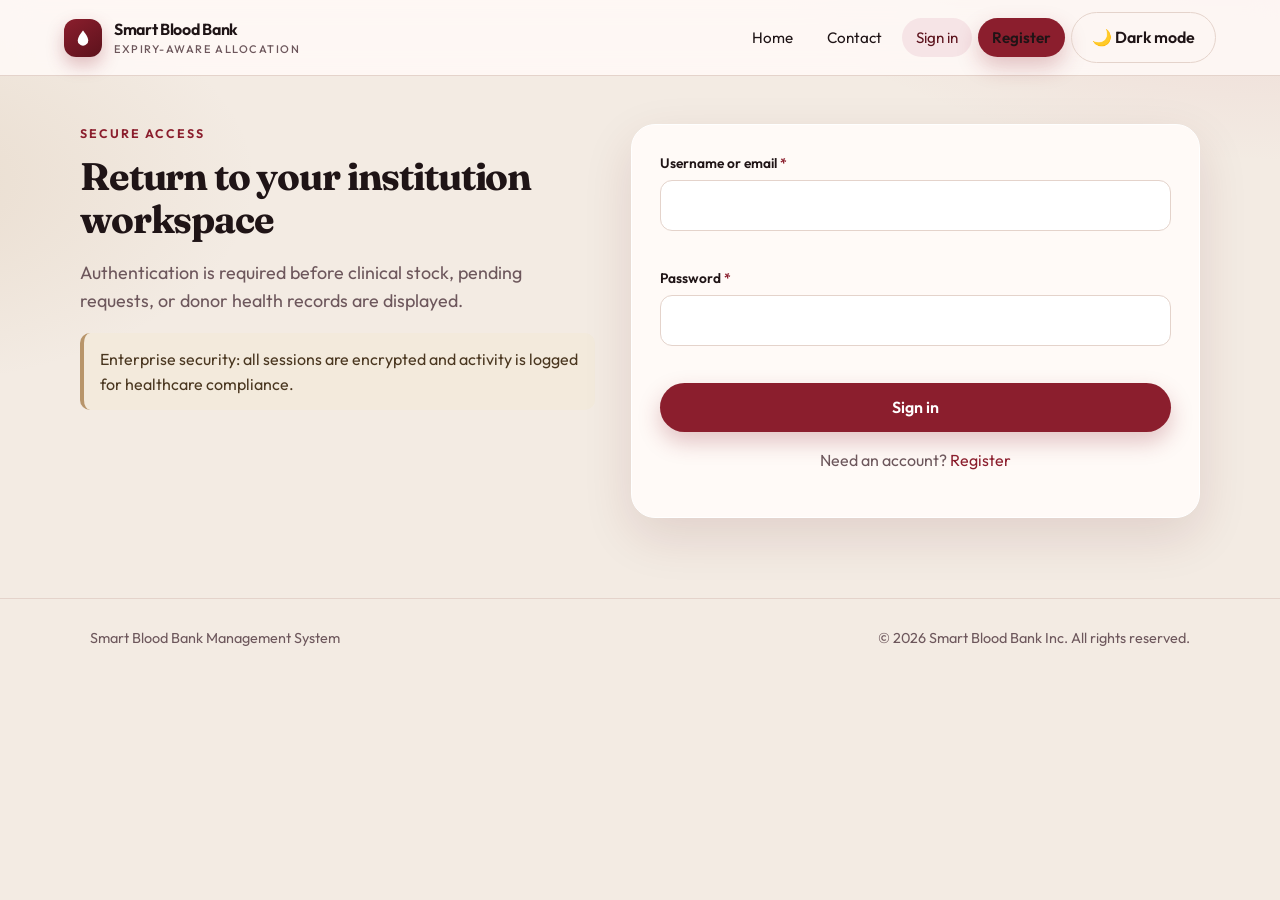
<file: hospital.html>
<!DOCTYPE html>
<html lang="en">
  <head>
    <meta charset="UTF-8" />
    <meta name="viewport" content="width=device-width, initial-scale=1.0" />
    <title>Hospital Requisition Portal | Smart Blood Bank</title>
    <link rel="preconnect" href="https://fonts.googleapis.com" />
    <link rel="preconnect" href="https://fonts.gstatic.com" crossorigin />
    <link
      href="https://fonts.googleapis.com/css2?family=Fraunces:opsz,wght@9..144,500;9..144,700&family=Outfit:wght@400;500;600;700&display=swap"
      rel="stylesheet"
    />
    <link rel="stylesheet" href="css/styles.css?v=3" />
  </head>
  <body data-page="hospital">
    <header class="site-header">
      <a class="brand" href="index.html">
        <span class="brand-mark" aria-hidden="true">
          <svg width="18" height="18" viewBox="0 0 24 24" fill="currentColor">
            <path d="M12 2C12 2 5 10.2 5 15.2A7 7 0 0 0 19 15.2C19 10.2 12 2 12 2Z" />
          </svg>
        </span>
        <span>Smart Blood Bank<small>Expiry-aware allocation</small></span>
      </a>
      <nav class="nav-links" data-nav></nav>
    </header>

    <main class="page-container">
      <div class="page-header-row">
        <div>
          <p class="kicker">Hospital Clinical Portal</p>
          <h1>Hospital Blood Requisition</h1>
          <p class="lede">
            Electronic requisition for emergency departments, operating theaters, and inpatient wards. Track real-time fulfillment status and download clinical transfusion slips.
          </p>
        </div>
        <div style="display: flex; gap: 10px; flex-wrap: wrap;">
          <button class="btn btn-primary" id="openRequisitionBtn">
            + Order Blood Units
          </button>
          <a class="btn btn-ghost" href="contact.html">
            📞 24/7 Transfusion Desk
          </a>
        </div>
      </div>

      <!-- Hospital Operational KPIs -->
      <div class="stat-pills">
        <div class="stat-pill-card warn">
          <span class="num" id="hospPendingCount">0</span>
          <span class="label">Orders in Allocation Queue</span>
        </div>
        <div class="stat-pill-card danger">
          <span class="num" id="hospCriticalCount">0</span>
          <span class="label">Critical Emergency Orders</span>
        </div>
        <div class="stat-pill-card success">
          <span class="num" id="hospFulfilledCount">0</span>
          <span class="label">Fulfilled Orders</span>
        </div>
        <div class="stat-pill-card">
          <span class="num" id="hospTotalUnits">0</span>
          <span class="label">Total Units Dispatched</span>
        </div>
      </div>

      <!-- Toolbar -->
      <div class="toolbar">
        <div class="toolbar-group">
          <select id="hospStatusFilter" class="filter-select">
            <option value="">All Requisitions</option>
            <option value="PENDING">Pending in Queue</option>
            <option value="FULFILLED">Fulfilled &amp; Dispatched</option>
          </select>
        </div>
        <div class="toolbar-group">
          <button class="btn btn-ghost btn-sm" id="refreshHospBtn">↻ Refresh Orders</button>
        </div>
      </div>

      <!-- Orders Table -->
      <div class="table-panel">
        <div class="table-responsive">
          <table class="data-table" id="hospOrdersTable">
            <thead>
              <tr>
                <th>Order ID</th>
                <th>Patient / Ward Ref</th>
                <th>Target Group</th>
                <th>Quantity</th>
                <th>Clinical Urgency</th>
                <th>Order Time</th>
                <th>Status</th>
                <th>Transfusion Dispatch</th>
              </tr>
            </thead>
            <tbody id="hospOrdersTableBody">
              <tr>
                <td colspan="8" style="text-align: center; padding: 28px; color: var(--muted);">
                  Loading hospital requisitions…
                </td>
              </tr>
            </tbody>
          </table>
        </div>
      </div>
    </main>

    <!-- Modal: Place Blood Requisition -->
    <div class="modal-overlay" id="requisitionModal" hidden>
      <div class="modal-card">
        <div class="modal-header">
          <div>
            <h2>Order Clinical Blood Units</h2>
            <p class="lede" style="font-size: 0.92rem; margin: 4px 0 0; color: var(--wine);">
              Direct order to central blood bank priority queue
            </p>
          </div>
          <button class="btn-close" type="button" data-close-modal>&times;</button>
        </div>

        <form id="requisitionForm" novalidate>
          <div id="requisitionStatusMsg" class="form-status" role="status"></div>

          <div class="field">
            <label for="reqPatientRef">Patient Reference / Ward / Bed <span class="req">*</span></label>
            <input type="text" id="reqPatientRef" maxlength="120" placeholder="e.g. Ward 4B · Bed 12 (MRN-9024)" required />
          </div>

          <div class="form-row">
            <div class="field">
              <label for="reqClinicalIndication">Clinical Indication <span class="req">*</span></label>
              <select id="reqClinicalIndication" required>
                <option value="Acute Hemorrhagic Shock">Acute Hemorrhagic Shock</option>
                <option value="Elective Surgery">Elective Surgery</option>
                <option value="Trauma Resuscitation">Trauma Resuscitation</option>
                <option value="Obstetric Emergency">Obstetric Emergency</option>
                <option value="Severe Anemia / Hematology">Severe Anemia / Hematology</option>
                <option value="General Intensive Care">General Intensive Care</option>
              </select>
            </div>
            <div class="field">
              <label for="reqQuantityInput">Units Needed <span class="req">*</span></label>
              <input type="number" id="reqQuantityInput" value="1" min="1" max="10" required />
            </div>
          </div>

          <div class="form-row">
            <div class="field">
              <label for="reqGroupSelect">Recipient Blood Group <span class="req">*</span></label>
              <select id="reqGroupSelect" required>
                <option value="">Select blood group</option>
                <option>O-</option>
                <option>O+</option>
                <option>A-</option>
                <option>A+</option>
                <option>B-</option>
                <option>B+</option>
                <option>AB-</option>
                <option>AB+</option>
              </select>
            </div>
            <div class="field">
              <label for="reqUrgencySelect">Clinical Urgency <span class="req">*</span></label>
              <select id="reqUrgencySelect" required>
                <option value="ROUTINE">Routine (Ward stock / Scheduled)</option>
                <option value="URGENT">Urgent (Pre-Op / Rapid transfusion)</option>
                <option value="CRITICAL">Critical Emergency (Immediate life-threat)</option>
              </select>
            </div>
          </div>

          <div class="field">
            <label class="checkbox">
              <input type="checkbox" checked disabled />
              <span>Transfusion safety protocol: Electronic allocation recommendations require final pre-administration cross-matching.</span>
            </label>
          </div>

          <div style="display: flex; gap: 10px; margin-top: 20px;">
            <button class="btn btn-primary btn-full" type="submit" id="submitRequisitionBtn">
              Submit Clinical Requisition
            </button>
            <button class="btn btn-ghost" type="button" data-close-modal>Cancel</button>
          </div>
        </form>
      </div>
    </div>

    <!-- Modal: Official Transfusion Dispatch Slip -->
    <div class="modal-overlay" id="slipModal" hidden>
      <div class="modal-card large" style="background: #fff;">
        <div class="modal-header" style="border-bottom: 2px solid var(--wine); padding-bottom: 14px;">
          <div>
            <span class="brand-mark" style="width: 32px; height: 32px; display: inline-grid; vertical-align: middle; margin-right: 8px;">
              <svg width="14" height="14" viewBox="0 0 24 24" fill="currentColor">
                <path d="M12 2C12 2 5 10.2 5 15.2A7 7 0 0 0 19 15.2C19 10.2 12 2 12 2Z" />
              </svg>
            </span>
            <strong style="font-size: 1.15rem; color: var(--wine-dark); vertical-align: middle;">
              SMART BLOOD BANK · CLINICAL TRANSFUSION DISPATCH SLIP
            </strong>
          </div>
          <button class="btn-close" type="button" data-close-modal>&times;</button>
        </div>

        <div id="slipContent" style="padding: 10px 0;">
          <!-- Loaded dynamically via js/hospital.js -->
        </div>

        <div style="border-top: 1px solid var(--line); padding-top: 16px; margin-top: 14px; display: flex; justify-content: space-between; align-items: center;">
          <small style="color: var(--muted);">Certified Digital Dispatch Record</small>
          <div style="display: flex; gap: 10px;">
            <button class="btn btn-primary" onclick="window.print()">🖨️ Print Slip</button>
            <button class="btn btn-ghost" type="button" data-close-modal>Close</button>
          </div>
        </div>
      </div>
    </div>

    <footer class="site-footer">
      <span>Smart Blood Bank Management System</span>
      <span>&copy; <span data-year></span> Smart Blood Bank Inc. All rights reserved.</span>
    </footer>

    <script src="js/validation.js?v=2"></script>
    <script src="js/auth.js?v=6"></script>
    <script src="js/hospital.js?v=2"></script>
  </body>
</html>
</file>
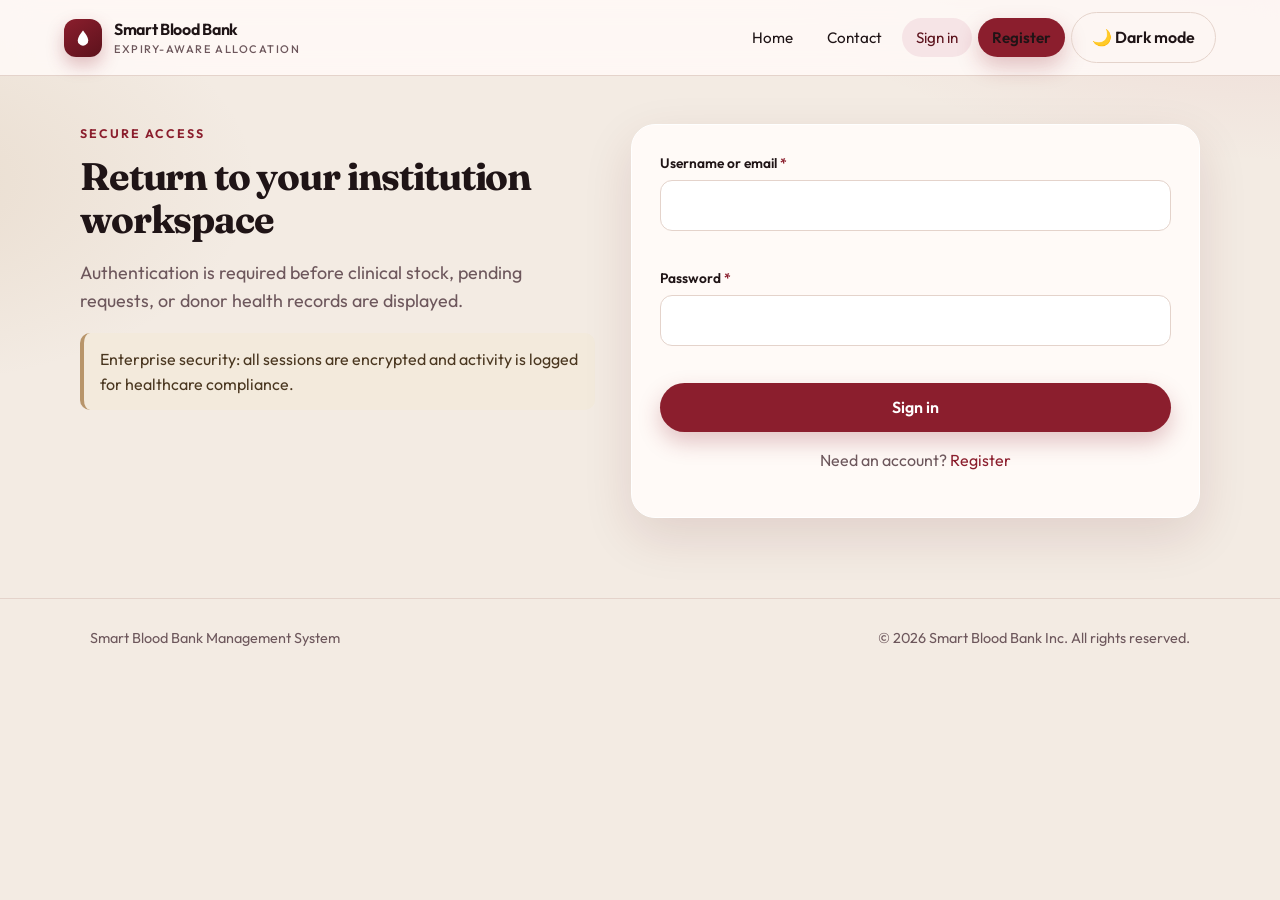
<file: inventory.html>
<!DOCTYPE html>
<html lang="en">
  <head>
    <meta charset="UTF-8" />
    <meta name="viewport" content="width=device-width, initial-scale=1.0" />
    <title>Blood Inventory | Smart Blood Bank</title>
    <link rel="preconnect" href="https://fonts.googleapis.com" />
    <link rel="preconnect" href="https://fonts.gstatic.com" crossorigin />
    <link
      href="https://fonts.googleapis.com/css2?family=Fraunces:opsz,wght@9..144,500;9..144,700&family=Outfit:wght@400;500;600;700&display=swap"
      rel="stylesheet"
    />
    <link rel="stylesheet" href="css/styles.css?v=3" />
  </head>
  <body data-page="inventory">
    <header class="site-header">
      <a class="brand" href="index.html">
        <span class="brand-mark" aria-hidden="true">
          <svg width="18" height="18" viewBox="0 0 24 24" fill="currentColor">
            <path d="M12 2C12 2 5 10.2 5 15.2A7 7 0 0 0 19 15.2C19 10.2 12 2 12 2Z" />
          </svg>
        </span>
        <span>Smart Blood Bank<small>Expiry-aware allocation</small></span>
      </a>
      <nav class="nav-links" data-nav></nav>
    </header>

    <main class="page-container">
      <div class="page-header-row">
        <div>
          <p class="kicker">Inventory &amp; Cold Chain</p>
          <h1>Blood Inventory &amp; Unit Lifecycle</h1>
          <p class="lede">
            Real-time tracking of blood units, expiry dates, and lifecycle statuses (Quarantined, Available, Reserved, Issued, Expired).
          </p>
        </div>
        <div>
          <a class="btn btn-primary" href="donors.html">
            + Log New Donation
          </a>
        </div>
      </div>

      <!-- Inventory KPI Stat Pills -->
      <div class="stat-pills">
        <div class="stat-pill-card">
          <span class="num" id="statTotal">0</span>
          <span class="label">Total Units</span>
        </div>
        <div class="stat-pill-card success">
          <span class="num" id="statAvailable">0</span>
          <span class="label">Available for Issue</span>
        </div>
        <div class="stat-pill-card warn">
          <span class="num" id="statQuarantined">0</span>
          <span class="label">Quarantined (Pending Lab)</span>
        </div>
        <div class="stat-pill-card warn">
          <span class="num" id="statNearExpiry">0</span>
          <span class="label">Near Expiry (&le; 7 days)</span>
        </div>
        <div class="stat-pill-card danger">
          <span class="num" id="statExpired">0</span>
          <span class="label">Expired / Discarded</span>
        </div>
      </div>

      <!-- Toolbar: Filters & Actions -->
      <div class="toolbar">
        <div class="toolbar-group">
          <select id="statusFilter" class="filter-select">
            <option value="">All Statuses</option>
            <option value="AVAILABLE">Available</option>
            <option value="QUARANTINED">Quarantined</option>
            <option value="RESERVED">Reserved</option>
            <option value="ISSUED">Issued</option>
            <option value="EXPIRED">Expired</option>
          </select>

          <select id="groupFilter" class="filter-select">
            <option value="">All Blood Groups</option>
            <option>O-</option>
            <option>O+</option>
            <option>A-</option>
            <option>A+</option>
            <option>B-</option>
            <option>B+</option>
            <option>AB-</option>
            <option>AB+</option>
          </select>

          <label class="checkbox" style="margin-left: 8px;">
            <input type="checkbox" id="nearExpiryCheckbox" />
            <span>Near expiry only (&le; 7 days)</span>
          </label>
        </div>
        <div class="toolbar-group">
          <button class="btn btn-ghost btn-sm" id="refreshInventoryBtn">↻ Refresh</button>
        </div>
      </div>

      <!-- Inventory Table -->
      <div class="table-panel">
        <div class="table-responsive">
          <table class="data-table" id="inventoryTable">
            <thead>
              <tr>
                <th>Unit ID</th>
                <th>Group</th>
                <th>Donor</th>
                <th>Collection Date</th>
                <th>Expiry Date</th>
                <th>Remaining</th>
                <th>Status</th>
                <th>Actions</th>
              </tr>
            </thead>
            <tbody id="inventoryTableBody">
              <tr>
                <td colspan="8" style="text-align: center; padding: 28px; color: var(--muted);">
                  Loading inventory data from MySQL database…
                </td>
              </tr>
            </tbody>
          </table>
        </div>
      </div>
    </main>

    <!-- Modal: Edit Unit Status / Expiry -->
    <div class="modal-overlay" id="editUnitModal" hidden>
      <div class="modal-card">
        <div class="modal-header">
          <h2 id="editUnitModalTitle">Update Blood Unit</h2>
          <button class="btn-close" type="button" data-close-modal>&times;</button>
        </div>
        <form id="editUnitForm" novalidate>
          <input type="hidden" id="editUnitId" name="unit_id" />
          <div id="editUnitStatusMsg" class="form-status" role="status"></div>

          <div class="form-row">
            <div class="field">
              <label>Blood Group</label>
              <input type="text" id="editUnitGroup" readonly style="background:#f8f1eb; font-weight:700;" />
            </div>
            <div class="field">
              <label for="editUnitStatus">Unit Lifecycle Status <span class="req">*</span></label>
              <select id="editUnitStatus" name="status" required>
                <option value="AVAILABLE">Available</option>
                <option value="QUARANTINED">Quarantined (Awaiting Lab)</option>
                <option value="RESERVED">Reserved</option>
                <option value="ISSUED">Issued</option>
                <option value="EXPIRED">Expired</option>
              </select>
            </div>
          </div>

          <div class="field">
            <label for="editUnitExpiry">Expiry Date <span class="req">*</span></label>
            <input type="date" id="editUnitExpiry" name="expiry_date" required />
          </div>

          <div style="display: flex; gap: 10px; margin-top: 20px;">
            <button class="btn btn-primary btn-full" type="submit">Save Changes</button>
            <button class="btn btn-ghost" type="button" data-close-modal>Cancel</button>
          </div>
        </form>
      </div>
    </div>

    <footer class="site-footer">
      <span>Smart Blood Bank Management System</span>
      <span>&copy; <span data-year></span> Smart Blood Bank Inc. All rights reserved.</span>
    </footer>

    <script src="js/validation.js?v=2"></script>
    <script src="js/auth.js?v=6"></script>
    <script src="js/inventory.js?v=2"></script>
  </body>
</html>
</file>
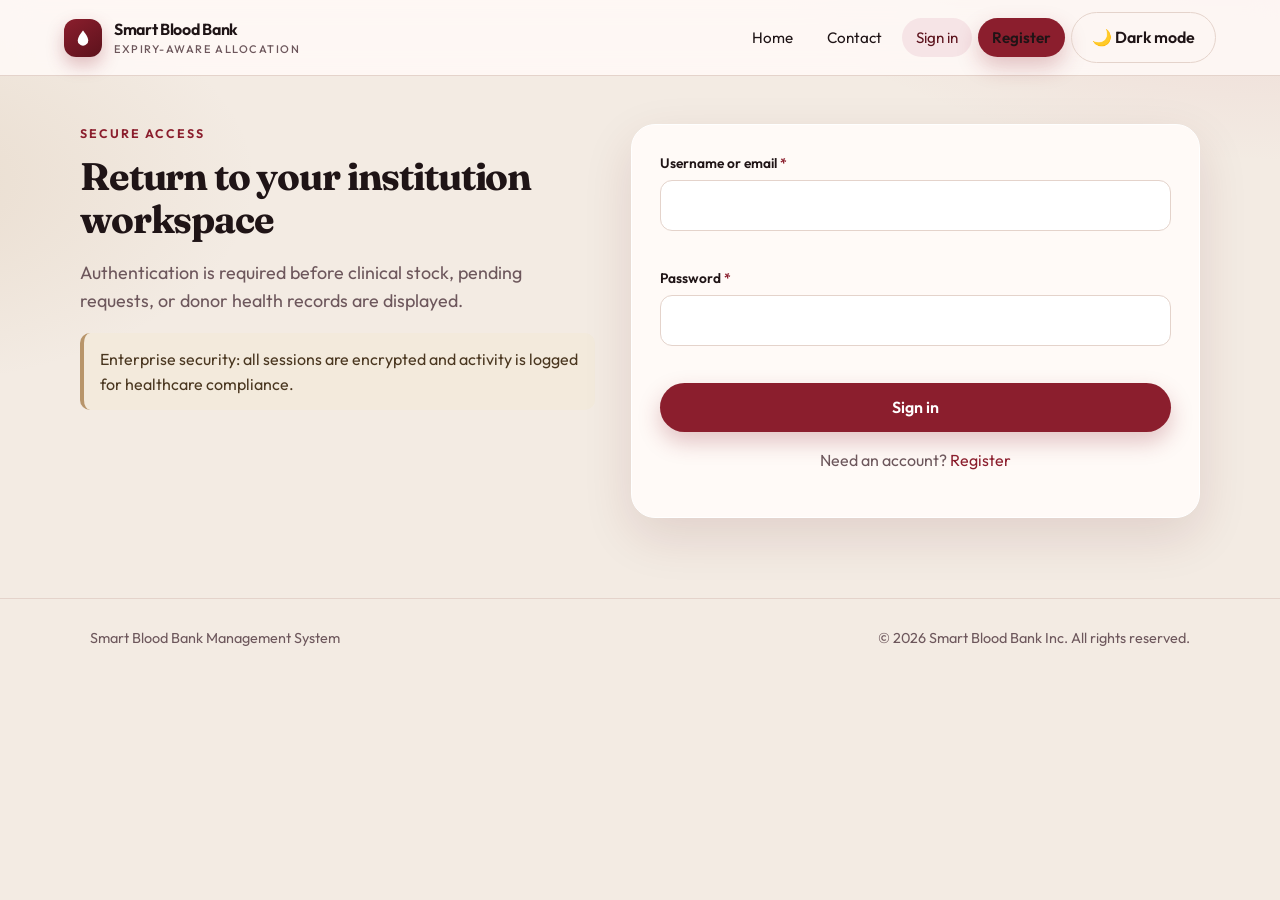
<file: lab.html>
<!DOCTYPE html>
<html lang="en">
  <head>
    <meta charset="UTF-8" />
    <meta name="viewport" content="width=device-width, initial-scale=1.0" />
    <title>Laboratory Clearance | Smart Blood Bank</title>
    <link rel="preconnect" href="https://fonts.googleapis.com" />
    <link rel="preconnect" href="https://fonts.gstatic.com" crossorigin />
    <link
      href="https://fonts.googleapis.com/css2?family=Fraunces:opsz,wght@9..144,500;9..144,700&family=Outfit:wght@400;500;600;700&display=swap"
      rel="stylesheet"
    />
    <link rel="stylesheet" href="css/styles.css?v=3" />
  </head>
  <body data-page="lab">
    <header class="site-header">
      <a class="brand" href="index.html">
        <span class="brand-mark" aria-hidden="true">
          <svg width="18" height="18" viewBox="0 0 24 24" fill="currentColor">
            <path d="M12 2C12 2 5 10.2 5 15.2A7 7 0 0 0 19 15.2C19 10.2 12 2 12 2Z" />
          </svg>
        </span>
        <span>Smart Blood Bank<small>Expiry-aware allocation</small></span>
      </a>
      <nav class="nav-links" data-nav></nav>
    </header>

    <main class="page-container">
      <div class="page-header-row">
        <div>
          <p class="kicker">Blood Safety &amp; Infection Screening</p>
          <h1>Laboratory Testing &amp; Clearance</h1>
          <p class="lede">
            Quarantine verification queue for newly collected blood units. Mandatory Transfusion-Transmissible Infection (TTI) testing must pass before units transition to Available clinical inventory.
          </p>
        </div>
      </div>

      <!-- Quick Metrics -->
      <div class="stat-pills">
        <div class="stat-pill-card warn">
          <span class="num" id="kpiQuarantine">0</span>
          <span class="label">Quarantined Awaiting Lab</span>
        </div>
        <div class="stat-pill-card success">
          <span class="num" id="kpiAvailable">0</span>
          <span class="label">Total Available in Stock</span>
        </div>
        <div class="stat-pill-card">
          <span class="num" id="kpiClearedToday">0</span>
          <span class="label">Units Cleared Today</span>
        </div>
        <div class="stat-pill-card danger">
          <span class="num" id="kpiRejected">0</span>
          <span class="label">Biohazard Rejections</span>
        </div>
      </div>

      <!-- Toolbar -->
      <div class="toolbar">
        <div class="toolbar-group">
          <input
            type="search"
            id="labSearch"
            class="search-input"
            placeholder="Search by Donor name or Unit ID…"
          />
          <select id="labGroupFilter" class="filter-select">
            <option value="">All Blood Groups</option>
            <option>O-</option>
            <option>O+</option>
            <option>A-</option>
            <option>A+</option>
            <option>B-</option>
            <option>B+</option>
            <option>AB-</option>
            <option>AB+</option>
          </select>
        </div>
        <div class="toolbar-group">
          <button class="btn btn-ghost btn-sm" id="refreshLabBtn">↻ Refresh Queue</button>
        </div>
      </div>

      <!-- Quarantine Testing Queue Table -->
      <div class="table-panel">
        <div class="table-responsive">
          <table class="data-table" id="quarantineTable">
            <thead>
              <tr>
                <th>Unit ID</th>
                <th>Group</th>
                <th>Donor</th>
                <th>Collection Date</th>
                <th>Time in Quarantine</th>
                <th>Expiry Date</th>
                <th>Status</th>
                <th>Clinical Screening</th>
              </tr>
            </thead>
            <tbody id="quarantineTableBody">
              <tr>
                <td colspan="8" style="text-align: center; padding: 28px; color: var(--muted);">
                  Loading quarantined blood units from laboratory queue…
                </td>
              </tr>
            </tbody>
          </table>
        </div>
      </div>

      <!-- Recent Lab Activity Section -->
      <div style="margin-top: 48px;">
        <h2 style="font-family: var(--display); font-size: 1.6rem; color: var(--wine-dark); margin-bottom: 8px;">
          Recent Clearance Activity Log
        </h2>
        <p class="lede" style="margin-bottom: 16px;">
          Immutable laboratory audit trail of screened, approved, and biohazard-rejected blood units.
        </p>

        <div class="table-panel">
          <div class="table-responsive">
            <table class="data-table" id="activityTable">
              <thead>
                <tr>
                  <th>Timestamp</th>
                  <th>Outcome</th>
                  <th>Unit ID</th>
                  <th>Technician</th>
                  <th>Screening &amp; Safety Details</th>
                </tr>
              </thead>
              <tbody id="activityTableBody">
                <tr>
                  <td colspan="5" style="text-align: center; padding: 20px; color: var(--muted);">
                    Loading recent lab records…
                  </td>
                </tr>
              </tbody>
            </table>
          </div>
        </div>
      </div>
    </main>

    <!-- Modal: Lab Clearance & TTI Screening Checklist -->
    <div class="modal-overlay" id="clearModal" hidden>
      <div class="modal-card">
        <div class="modal-header">
          <div>
            <h2>Screen &amp; Authorize Blood Unit</h2>
            <p id="clearModalSubtitle" class="lede" style="font-size: 0.92rem; margin: 4px 0 0; color: var(--wine);">
              Confirming lab safety protocol…
            </p>
          </div>
          <button class="btn-close" type="button" data-close-modal>&times;</button>
        </div>

        <form id="clearForm" novalidate>
          <input type="hidden" id="clearUnitId" />
          <div id="clearStatusMsg" class="form-status" role="status"></div>

          <!-- Unit Overview -->
          <div style="background: #fdfaf7; border: 1px solid var(--line); border-radius: 12px; padding: 12px 16px; margin-bottom: 16px; display: flex; justify-content: space-between; align-items: center;">
            <div>
              <strong id="clearUnitLabel" style="font-size: 1.05rem;">Unit #0</strong>
              <div id="clearDonorLabel" style="font-size: 0.88rem; color: var(--muted);">Donor Name</div>
            </div>
            <span id="clearBloodGroupBadge" class="blood-badge">O+</span>
          </div>

          <!-- Standard TTI Checklist -->
          <div style="background: #fff; border: 1px solid var(--line); border-radius: 12px; padding: 14px 16px; margin-bottom: 16px;">
            <p style="font-weight: 700; font-size: 0.92rem; margin: 0 0 10px; color: var(--wine-dark);">
              Mandatory Infection Screening Checklist:
            </p>
            <div style="display: flex; flex-direction: column; gap: 8px; font-size: 0.88rem;">
              <label class="checkbox">
                <input type="checkbox" id="chkHiv" checked required />
                <span>HIV-1 &amp; HIV-2 (Antibody / p24 Antigen) — <strong>Non-Reactive</strong></span>
              </label>
              <label class="checkbox">
                <input type="checkbox" id="chkHbv" checked required />
                <span>Hepatitis B Surface Antigen (HBsAg) — <strong>Non-Reactive</strong></span>
              </label>
              <label class="checkbox">
                <input type="checkbox" id="chkHcv" checked required />
                <span>Hepatitis C Virus (Anti-HCV) — <strong>Non-Reactive</strong></span>
              </label>
              <label class="checkbox">
                <input type="checkbox" id="chkSyphilis" checked required />
                <span>Syphilis Serology (VDRL / TPHA) — <strong>Non-Reactive</strong></span>
              </label>
              <label class="checkbox">
                <input type="checkbox" id="chkMalaria" checked required />
                <span>Malaria Parasite Screen (MP Smear / RDT) — <strong>Negative</strong></span>
              </label>
              <label class="checkbox">
                <input type="checkbox" id="chkAbo" checked required />
                <span>Forward &amp; Reverse ABO / RhD Blood Grouping — <strong>Verified</strong></span>
              </label>
            </div>
          </div>

          <div class="field">
            <label for="clearNotes">Technician Remarks &amp; Clearance Notes</label>
            <input type="text" id="clearNotes" value="All 5 TTI screens Non-Reactive. ABO/Rh verified." required />
          </div>

          <div style="display: flex; gap: 10px; margin-top: 20px;">
            <button class="btn btn-primary btn-full" type="submit" id="confirmClearBtn">
              ✓ Authorize &amp; Mark AVAILABLE
            </button>
            <button class="btn btn-ghost" type="button" data-close-modal>Cancel</button>
          </div>
        </form>
      </div>
    </div>

    <!-- Modal: Biohazard Rejection -->
    <div class="modal-overlay" id="rejectModal" hidden>
      <div class="modal-card">
        <div class="modal-header">
          <div>
            <h2 style="color: var(--danger);">Biohazard Discard &amp; Rejection</h2>
            <p id="rejectModalSubtitle" class="lede" style="font-size: 0.92rem; margin: 4px 0 0; color: var(--danger);">
              Flag unit for disposal…
            </p>
          </div>
          <button class="btn-close" type="button" data-close-modal>&times;</button>
        </div>

        <form id="rejectForm" novalidate>
          <input type="hidden" id="rejectUnitId" />
          <div id="rejectStatusMsg" class="form-status" role="status"></div>

          <div class="field">
            <label for="rejectReason">Specific Failure / Contamination Reason <span class="req">*</span></label>
            <select id="rejectReason" required>
              <option value="Reactive: Hepatitis B Surface Antigen (HBsAg)">Reactive: Hepatitis B Surface Antigen (HBsAg)</option>
              <option value="Reactive: Hepatitis C Virus (HCV)">Reactive: Hepatitis C Virus (HCV)</option>
              <option value="Reactive: HIV 1/2 Screening">Reactive: HIV 1/2 Screening</option>
              <option value="Reactive: Syphilis Serology">Reactive: Syphilis Serology</option>
              <option value="Positive: Malaria Parasite">Positive: Malaria Parasite</option>
              <option value="Gross Hemolysis / Fibrin Clotting">Gross Hemolysis / Fibrin Clotting</option>
              <option value="Bag Defect / Cold Chain Temperature Breach">Bag Defect / Cold Chain Temperature Breach</option>
            </select>
          </div>

          <div class="field">
            <label class="checkbox">
              <input type="checkbox" id="chkDisposalConfirm" required />
              <span>I confirm that this blood unit will be quarantined for biohazard incineration and cannot be reversed.</span>
            </label>
          </div>

          <div style="display: flex; gap: 10px; margin-top: 20px;">
            <button class="btn btn-primary btn-full" type="submit" style="background: var(--danger); border-color: var(--danger);">
              ⚠️ Confirm Rejection &amp; Discard
            </button>
            <button class="btn btn-ghost" type="button" data-close-modal>Cancel</button>
          </div>
        </form>
      </div>
    </div>

    <footer class="site-footer">
      <span>Smart Blood Bank Management System</span>
      <span>&copy; <span data-year></span> Smart Blood Bank Inc. All rights reserved.</span>
    </footer>

    <script src="js/validation.js?v=2"></script>
    <script src="js/auth.js?v=6"></script>
    <script src="js/lab.js?v=3"></script>
  </body>
</html>
</file>
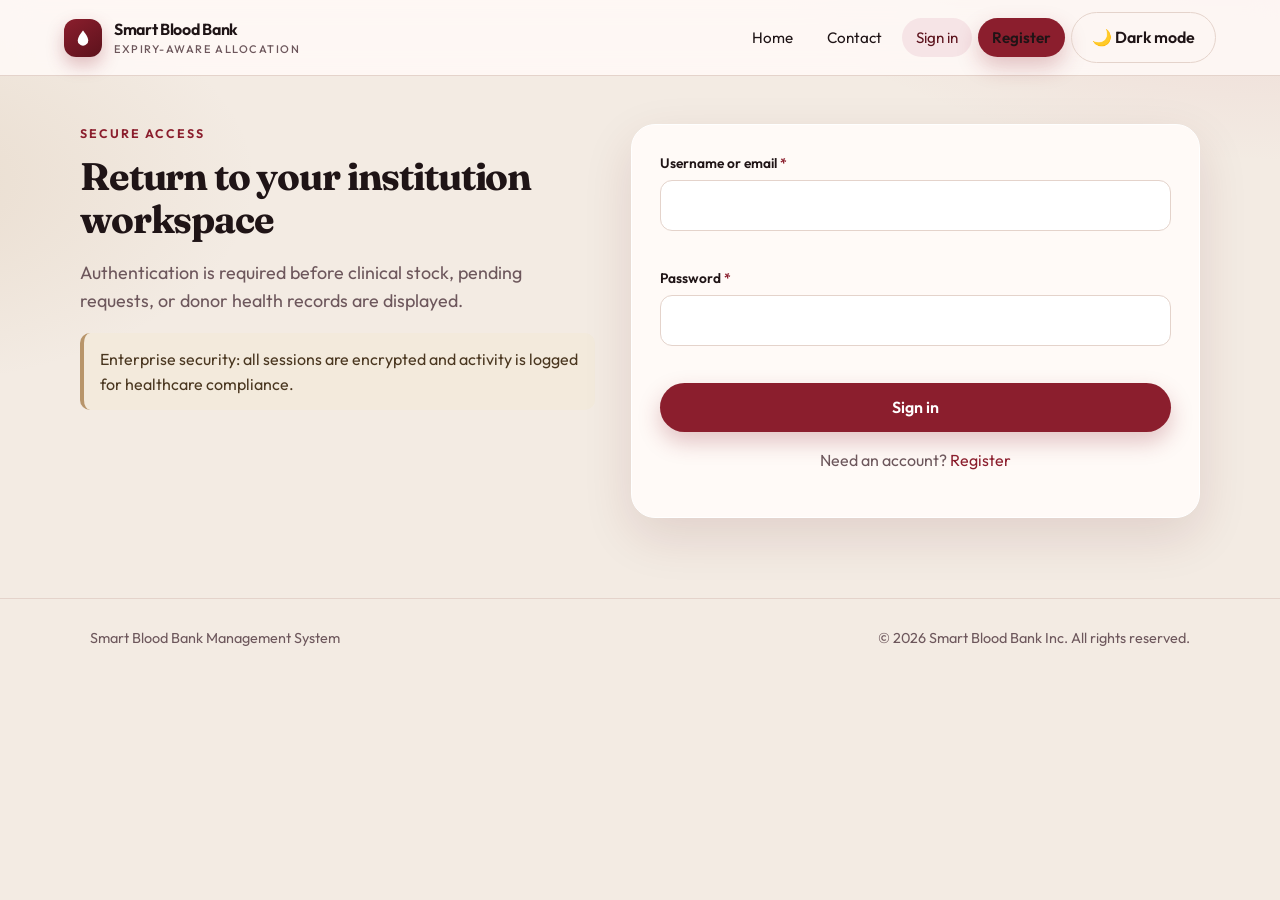
<file: login.html>
<!DOCTYPE html>
<html lang="en">
  <head>
    <meta charset="UTF-8" />
    <meta name="viewport" content="width=device-width, initial-scale=1.0" />
    <title>Sign in | Smart Blood Bank</title>
    <link rel="preconnect" href="https://fonts.googleapis.com" />
    <link rel="preconnect" href="https://fonts.gstatic.com" crossorigin />
    <link
      href="https://fonts.googleapis.com/css2?family=Fraunces:opsz,wght@9..144,500;9..144,700&family=Outfit:wght@400;500;600;700&display=swap"
      rel="stylesheet"
    />
    <link rel="stylesheet" href="css/styles.css?v=3" />
  </head>
  <body data-page="login">
    <header class="site-header">
      <a class="brand" href="index.html">
        <span class="brand-mark" aria-hidden="true">
          <svg width="18" height="18" viewBox="0 0 24 24" fill="currentColor">
            <path d="M12 2C12 2 5 10.2 5 15.2A7 7 0 0 0 19 15.2C19 10.2 12 2 12 2Z" />
          </svg>
        </span>
        <span>Smart Blood Bank<small>Expiry-aware allocation</small></span>
      </a>
      <nav class="nav-links" data-nav></nav>
    </header>

    <main class="auth-layout">
      <div class="side-copy">
        <p class="kicker">Secure Access</p>
        <h1>Return to your institution workspace</h1>
        <p class="lede">
          Authentication is required before clinical stock, pending requests, or donor health records are displayed.
        </p>
        <p class="note">
          Enterprise security: all sessions are encrypted and activity is logged for healthcare compliance.
        </p>
      </div>

      <form class="panel" id="loginForm" novalidate>
        <div id="formStatus" class="form-status" role="status"></div>
        <div class="field">
          <label for="identity">Username or email <span class="req">*</span></label>
          <input id="identity" name="identity" type="text" autocomplete="username" required />
          <div class="error" data-error-for="identity"></div>
        </div>
        <div class="field">
          <label for="password">Password <span class="req">*</span></label>
          <input id="password" name="password" type="password" autocomplete="current-password" required />
          <div class="error" data-error-for="password"></div>
        </div>
        <button class="btn btn-primary btn-full" type="submit">Sign in</button>
        <p class="switch-auth">Need an account? <a href="register.html">Register</a></p>
      </form>
    </main>

    <footer class="site-footer">
      <span>Smart Blood Bank Management System</span>
      <span>&copy; <span data-year></span> Smart Blood Bank Inc. All rights reserved.</span>
    </footer>
    <script src="js/validation.js?v=4"></script>
    <script src="js/auth.js?v=6"></script>
    <script src="js/pages.js?v=5"></script>
  </body>
</html>
</file>
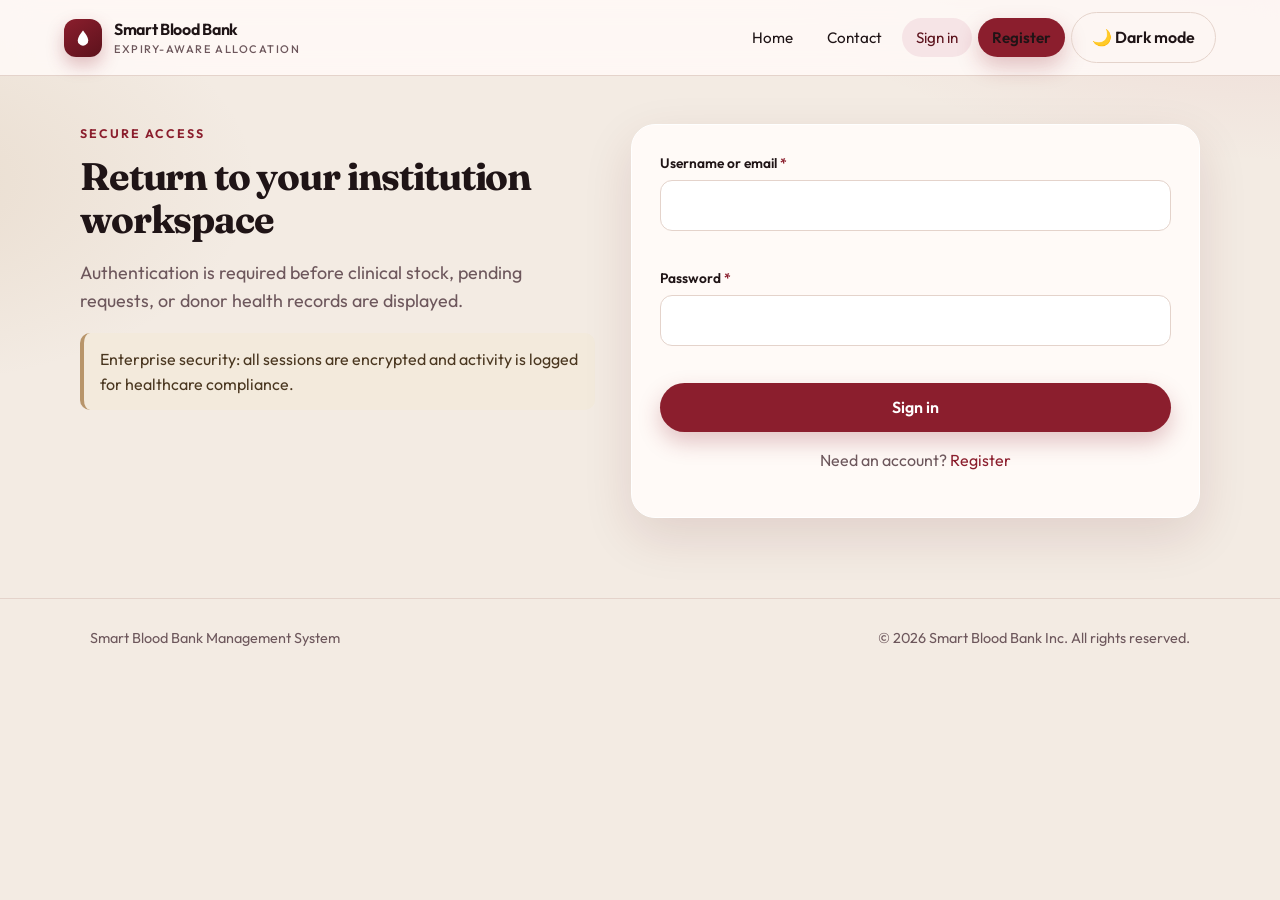
<file: profile.html>
<!DOCTYPE html>
<html lang="en">
<head>
  <meta charset="UTF-8" />
  <meta name="viewport" content="width=device-width, initial-scale=1.0" />
  <title>Profile &amp; Settings — Smart Blood Bank</title>
    <link rel="stylesheet" href="css/styles.css?v=4" />
  <style>
    /* ── Profile page layout ─────────────────────────────── */
    .profile-grid {
      display: grid;
      grid-template-columns: 1fr 1fr;
      gap: 28px;
      max-width: 1000px;
      margin: 0 auto 40px;
    }
    @media (max-width: 720px) { .profile-grid { grid-template-columns: 1fr; } }

    .profile-card {
      background: #fff;
      border: 1px solid #e8d5d9;
      border-radius: 12px;
      padding: 28px 32px;
    }
    .profile-card h2 {
      font-size: 1.1rem;
      font-weight: 700;
      color: #7a1f2d;
      margin-bottom: 20px;
      border-bottom: 2px solid #f0dde1;
      padding-bottom: 10px;
    }

    /* full-width card span */
    .profile-card--wide {
      grid-column: 1 / -1;
    }

    /* form layout */
    .form-row {
      display: grid;
      grid-template-columns: 1fr 1fr;
      gap: 14px;
    }
    @media (max-width: 540px) { .form-row { grid-template-columns: 1fr; } }

    .form-group {
      display: flex;
      flex-direction: column;
      gap: 5px;
      margin-bottom: 14px;
    }
    .form-group label {
      font-size: 0.82rem;
      font-weight: 600;
      color: #555;
      text-transform: uppercase;
      letter-spacing: 0.03em;
    }
    .form-group input,
    .form-group select {
      border: 1px solid #d5b5bb;
      border-radius: 7px;
      padding: 9px 12px;
      font-size: 0.95rem;
      color: #2d2d2d;
      background: #fff;
      transition: border-color 0.2s;
    }
    .form-group input:focus { outline: none; border-color: #7a1f2d; box-shadow: 0 0 0 3px rgba(122,31,45,0.09); }
    .form-group input[readonly],
    .form-group input[disabled] { background: #f7f0f1; color: #888; cursor: default; }

    /* inline banners */
    .form-banner { display: none; border-radius: 7px; padding: 10px 14px; font-size: 0.9rem; margin-bottom: 14px; font-weight: 500; }
    .form-banner--success { background: #e6f9ed; color: #1b6a3a; border: 1px solid #a8e6be; }
    .form-banner--error   { background: #fde8ea; color: #7a1f2d; border: 1px solid #f5c6cc; }
    .form-banner--info    { background: #e8f0fe; color: #1a56db; border: 1px solid #bfcef8; }

    /* threshold grid */
    .threshold-grid {
      display: grid;
      grid-template-columns: repeat(auto-fill, minmax(180px, 1fr));
      gap: 14px;
      margin-bottom: 20px;
    }
    .threshold-item {
      background: #fdf4f5;
      border: 1px solid #e8d5d9;
      border-radius: 9px;
      padding: 14px 16px;
    }
    .threshold-item label {
      font-size: 0.85rem;
      font-weight: 700;
      color: #7a1f2d;
      display: block;
      margin-bottom: 6px;
    }
    .threshold-item input[type="number"] {
      width: 100%;
      padding: 7px 10px;
      border: 1px solid #d5b5bb;
      border-radius: 6px;
      font-size: 0.95rem;
    }
    .threshold-hint {
      font-size: 0.82rem;
      color: #888;
      margin-bottom: 20px;
    }

    /* avatar area */
    .profile-avatar {
      display: flex;
      align-items: center;
      gap: 20px;
      margin-bottom: 24px;
    }
    .avatar-circle {
      width: 72px; height: 72px;
      background: linear-gradient(135deg, #7a1f2d, #c0392b);
      border-radius: 50%;
      display: flex; align-items: center; justify-content: center;
      font-size: 2rem;
      color: #fff;
      font-weight: 700;
      flex-shrink: 0;
    }
    .avatar-meta { flex: 1; }
    .avatar-meta .user-name { font-size: 1.25rem; font-weight: 700; color: #1a1a2e; }
    .avatar-meta .user-role { font-size: 0.85rem; color: #7a1f2d; font-weight: 600; margin-top: 2px; }
    .avatar-meta .user-since { font-size: 0.8rem; color: #888; margin-top: 2px; }

    .btn-row { display: flex; justify-content: flex-end; gap: 10px; margin-top: 6px; }
    .page-header { max-width: 1000px; margin: 0 auto 24px; }
    .page-header h1 { font-size: 1.75rem; font-weight: 800; color: #1a1a2e; }
    .page-header p  { color: #666; font-size: 0.95rem; margin-top: 4px; }
  </style>
</head>
<body data-page="profile">
  <header class="site-header">
    <a class="brand" href="index.html"><span class="brand-mark" aria-hidden="true">🩸</span><span>Smart Blood Bank<small>Expiry-aware allocation</small></span></a>
    <nav class="nav-links" data-nav></nav>
  </header>

  <main class="page-container">

    <div class="page-header">
      <h1>⚙️ Profile &amp; Settings</h1>
      <p>Manage your account information, credentials, and system alert configurations.</p>
    </div>

    <!-- ── Avatar row ─────────────────────────────────────────────────── -->
    <div class="profile-card profile-card--wide" style="max-width:1000px; margin:0 auto 28px;">
      <div class="profile-avatar">
        <div class="avatar-circle" id="avatarInitials">?</div>
        <div class="avatar-meta">
          <div class="user-name" id="avatarName">Loading…</div>
          <div class="user-role" id="avatarRole">—</div>
          <div class="user-since" id="avatarSince">Member since —</div>
        </div>
      </div>
    </div>

    <div class="profile-grid">

      <div class="profile-card profile-card--wide" id="stockAlertsCard">
        <h2>🔔 Current Inventory Alerts</h2>
        <div id="stockAlerts" aria-live="polite" class="threshold-hint">Loading stock and expiry alerts…</div>
      </div>

      <!-- ── Profile info ───────────────────────────────────────────── -->
      <div class="profile-card">
        <h2>👤 Personal Information</h2>
        <div id="profileBanner" class="form-banner"></div>
        <form id="profileForm" novalidate>
          <div class="form-row">
            <div class="form-group">
              <label>Full Name</label>
              <input type="text" id="profileName" placeholder="Your full name" required minlength="2" />
            </div>
            <div class="form-group">
              <label>Phone</label>
              <input type="tel" id="profilePhone" placeholder="+92 300 0000000" maxlength="16" pattern="(\+92|0)3[0-9]{9}" />
            </div>
          </div>
          <div class="form-row">
            <div class="form-group">
              <label>Email</label>
              <input type="email" id="profileEmail" readonly />
            </div>
            <div class="form-group">
              <label>Username</label>
              <input type="text" id="profileUsername" readonly />
            </div>
          </div>
          <div class="form-row">
            <div class="form-group">
              <label>Role</label>
              <input type="text" id="profileRole" readonly />
            </div>
            <div class="form-group">
              <label>Institution ID</label>
              <input type="text" id="profileInstitution" placeholder="e.g. HOSP-001" readonly />
            </div>
          </div>
          <div class="form-row">
            <div class="form-group">
              <label>Blood Group</label>
              <input type="text" id="profileBloodGroup" readonly />
            </div>
            <div class="form-group">
              <label>Member Since</label>
              <input type="text" id="profileSince" readonly />
            </div>
          </div>
          <div class="btn-row">
            <button type="submit" class="btn btn-primary">Save Changes</button>
          </div>
        </form>
      </div>

      <!-- ── Change password ────────────────────────────────────────── -->
      <div class="profile-card" id="passwordChangeSection">
        <h2>🔐 Change Password</h2>
        <div id="forcedPasswordNotice" class="form-banner form-banner--info" role="status" hidden>
          Your administrator reset your password. Enter the temporary password provided to you, then choose a new password to unlock your account.
        </div>
        <div id="passwordBanner" class="form-banner"></div>
        <form id="passwordForm" novalidate>
          <div class="form-group">
            <label id="oldPasswordLabel" for="oldPassword">Current Password</label>
            <input type="password" id="oldPassword" placeholder="Enter current password" required />
          </div>
          <div class="form-group">
            <label>New Password</label>
            <input type="password" id="newPassword" placeholder="Strong password (8-64 characters)" required minlength="8" maxlength="64" pattern="(?=.*[a-z])(?=.*[A-Z])(?=.*[0-9])(?=.*[@$!%*?&#^()_+=.\-]).{8,64}" />
          </div>
          <div class="form-group">
            <label>Confirm New Password</label>
            <input type="password" id="confirmPassword" placeholder="Repeat new password" required />
          </div>
          <p style="font-size:0.82rem;color:#888;margin-bottom:14px;">
            After a successful password change, you will be signed out automatically for security.
          </p>
          <div class="btn-row">
            <button type="submit" class="btn btn-primary">Update Password</button>
          </div>
        </form>
      </div>

      <!-- ── Admin: Alert Thresholds (hidden for non-admin) ────────── -->
      <div class="profile-card profile-card--wide" id="thresholdsSection" style="display:none;">
        <h2>🚨 Alert Thresholds <span style="font-size:0.8rem;font-weight:400;color:#888;">(Admin Only)</span></h2>
        <div id="thresholdBanner" class="form-banner"></div>
        <p class="threshold-hint">
          Set low-stock limits for each blood group and the near-expiry warning window. A low-stock threshold of <strong>0</strong> disables that group’s alert.
        </p>
        <form id="thresholdsForm" novalidate>
          <div class="threshold-grid">
            <div class="threshold-item">
              <label>A+ (A Positive)</label>
              <input type="number" id="thresh_A_POSITIVE" min="0" max="100" value="5" />
            </div>
            <div class="threshold-item">
              <label>A− (A Negative)</label>
              <input type="number" id="thresh_A_NEGATIVE" min="0" max="100" value="3" />
            </div>
            <div class="threshold-item">
              <label>B+ (B Positive)</label>
              <input type="number" id="thresh_B_POSITIVE" min="0" max="100" value="5" />
            </div>
            <div class="threshold-item">
              <label>B− (B Negative)</label>
              <input type="number" id="thresh_B_NEGATIVE" min="0" max="100" value="3" />
            </div>
            <div class="threshold-item">
              <label>O+ (O Positive)</label>
              <input type="number" id="thresh_O_POSITIVE" min="0" max="100" value="8" />
            </div>
            <div class="threshold-item">
              <label>O− (O Negative) <span style="color:#c0392b;">★ Universal</span></label>
              <input type="number" id="thresh_O_NEGATIVE" min="0" max="100" value="5" />
            </div>
            <div class="threshold-item">
              <label>AB+ (AB Positive)</label>
              <input type="number" id="thresh_AB_POSITIVE" min="0" max="100" value="3" />
            </div>
            <div class="threshold-item">
              <label>AB− (AB Negative)</label>
              <input type="number" id="thresh_AB_NEGATIVE" min="0" max="100" value="2" />
            </div>
            <div class="threshold-item">
              <label>Near-expiry warning window (days)</label>
              <input type="number" id="thresh_NEAR_EXPIRY_DAYS" min="1" max="60" value="7" />
            </div>
          </div>
          <div class="btn-row">
            <button type="submit" class="btn btn-primary">Save Thresholds</button>
          </div>
        </form>
      </div>

      <div class="profile-card profile-card--wide" id="provisionUserSection" style="display:none;">
        <h2>👥 Provision an Account <span style="font-size:0.8rem;font-weight:400;color:#888;">(Admin Only)</span></h2>
        <p class="threshold-hint">Create staff and laboratory accounts here. Public registration creates hospital requester accounts only.</p>
        <div id="provisionBanner" class="form-banner"></div>
        <form id="provisionUserForm">
          <div class="form-row">
            <div class="form-group"><label>Full name</label><input id="newUserName" required minlength="3" maxlength="60" pattern="[A-Za-z][A-Za-z .'-]{2,59}" /></div>
            <div class="form-group"><label>Username</label><input id="newUserUsername" required minlength="4" maxlength="20" pattern="[A-Za-z][A-Za-z0-9_]{3,19}" /></div>
          </div>
          <div class="form-row">
            <div class="form-group"><label>Email</label><input id="newUserEmail" type="email" required /></div>
            <div class="form-group"><label>Phone</label><input id="newUserPhone" type="tel" required maxlength="16" pattern="(\+92|0)3[0-9]{9}" /></div>
          </div>
          <div class="form-row">
            <div class="form-group"><label>Institution ID</label><input id="newUserInstitution" required minlength="2" maxlength="12" pattern="[A-Za-z0-9-]{2,12}" /></div>
            <div class="form-group"><label>Role</label><select id="newUserRole"><option value="STAFF">Blood bank staff</option><option value="LAB_TECHNICIAN">Laboratory technician</option><option value="HOSPITAL_REQUESTER">Hospital requester</option></select></div>
          </div>
          <div class="form-row">
            <div class="form-group"><label>Blood group</label><select id="newUserBloodGroup"><option>O-</option><option>O+</option><option>A-</option><option>A+</option><option>B-</option><option>B+</option><option>AB-</option><option>AB+</option></select></div>
            <div class="form-group"><label>Temporary password</label><input id="newUserPassword" type="password" minlength="8" maxlength="64" pattern="(?=.*[a-z])(?=.*[A-Z])(?=.*[0-9])(?=.*[@$!%*?&#^()_+=.\-]).{8,64}" required /></div>
          </div>
          <div class="btn-row"><button class="btn btn-primary" type="submit">Create Account</button></div>
        </form>
      </div>

      <div class="profile-card profile-card--wide" id="accountApprovalsSection" style="display:none;">
        <h2>✅ Review Role Applications <span style="font-size:0.8rem;font-weight:400;color:#888;">(Admin Only)</span></h2>
        <p class="threshold-hint">Review requests for Blood Bank Staff, Hospital Requesters, and Laboratory Technicians. Approved accounts can sign in with the role they requested. Admin cannot be requested here.</p>
        <div id="accountApprovalsBanner" class="form-banner" role="status"></div>
        <div id="accountApprovalsList" class="approval-list" aria-live="polite"><p>Loading applications…</p></div>
      </div>

      <div class="profile-card profile-card--wide" id="promoteAdminSection" style="display:none;">
        <h2>🔑 Promote a Regular User <span style="font-size:0.8rem;font-weight:400;color:#888;">(Admin Only)</span></h2>
        <p class="threshold-hint">Promoting an approved regular User grants Admin access to your facility. Admin accounts cannot be self-registered.</p>
        <div id="promoteAdminBanner" class="form-banner" role="status"></div>
        <form id="promoteAdminForm">
          <div class="form-group">
            <label for="promoteAdminIdentity">Regular User username or email</label>
            <input id="promoteAdminIdentity" type="text" autocomplete="off" required />
          </div>
          <div class="btn-row"><button class="btn btn-primary" type="submit">Promote to Admin</button></div>
        </form>
      </div>

      <div class="profile-card profile-card--wide" id="adminPasswordResetSection" style="display:none;">
        <h2>🔒 Reset a User Password <span style="font-size:0.8rem;font-weight:400;color:#888;">(Admin Only)</span></h2>
        <p class="threshold-hint">Reset another account in your facility. A strong temporary password is generated and shown once. The user must replace it at their next sign-in.</p>
        <div id="adminPasswordResetBanner" class="form-banner" role="status"></div>
        <form id="adminPasswordResetForm">
          <div class="form-group">
            <label for="resetUserIdentity">User username or email</label>
            <input id="resetUserIdentity" type="text" maxlength="254" autocomplete="off" required />
          </div>
          <div class="btn-row"><button class="btn btn-primary" type="submit">Generate Temporary Password</button></div>
        </form>
        <div id="resetPasswordResult" class="form-banner form-banner--success" role="status" aria-live="polite" hidden>
          <p id="resetPasswordMessage"></p>
          <label class="form-group" for="temporaryPasswordValue">Temporary password (shown once)</label>
          <input id="temporaryPasswordValue" type="text" readonly autocomplete="off" />
          <p class="threshold-hint" style="margin:10px 0 0;">Give this password to the user privately. It is not included in the audit log.</p>
        </div>
      </div>

    </div><!-- /.profile-grid -->
  </main>

  <footer class="site-footer">
    <p>Smart Blood Bank Management System &nbsp;|&nbsp; &copy; <span data-year></span> Smart Blood Bank Inc. All rights reserved.</p>
  </footer>

  <script src="js/validation.js?v=4"></script>
  <script src="js/auth.js?v=6"></script>
  <script src="js/profile.js?v=6"></script>
  <script>
    // Populate avatar once session loads
    document.addEventListener('DOMContentLoaded', () => {
      const session = getSession();
      if (!session) return;
      const name = session.fullName || session.username || '?';
      document.getElementById('avatarInitials').textContent = name.trim()[0].toUpperCase();
      document.getElementById('avatarName').textContent = name;
      document.getElementById('avatarRole').textContent = session.role === 'USER' ? 'DONOR' : (session.role || '').replaceAll('_', ' ');
    });
    // Update avatar after profile loads
    document.getElementById('profileForm')?.addEventListener('submit', () => {
      const name = document.getElementById('profileName').value.trim();
      if (name) {
        document.getElementById('avatarInitials').textContent = name[0].toUpperCase();
        document.getElementById('avatarName').textContent = name;
      }
    });
    // Wire profileSince → avatar
    setTimeout(() => {
      const since = document.getElementById('profileSince')?.value;
      if (since && since !== '—') {
        document.getElementById('avatarSince').textContent = 'Member since ' + since;
      }
    }, 800);
  </script>
</body>
</html>
</file>
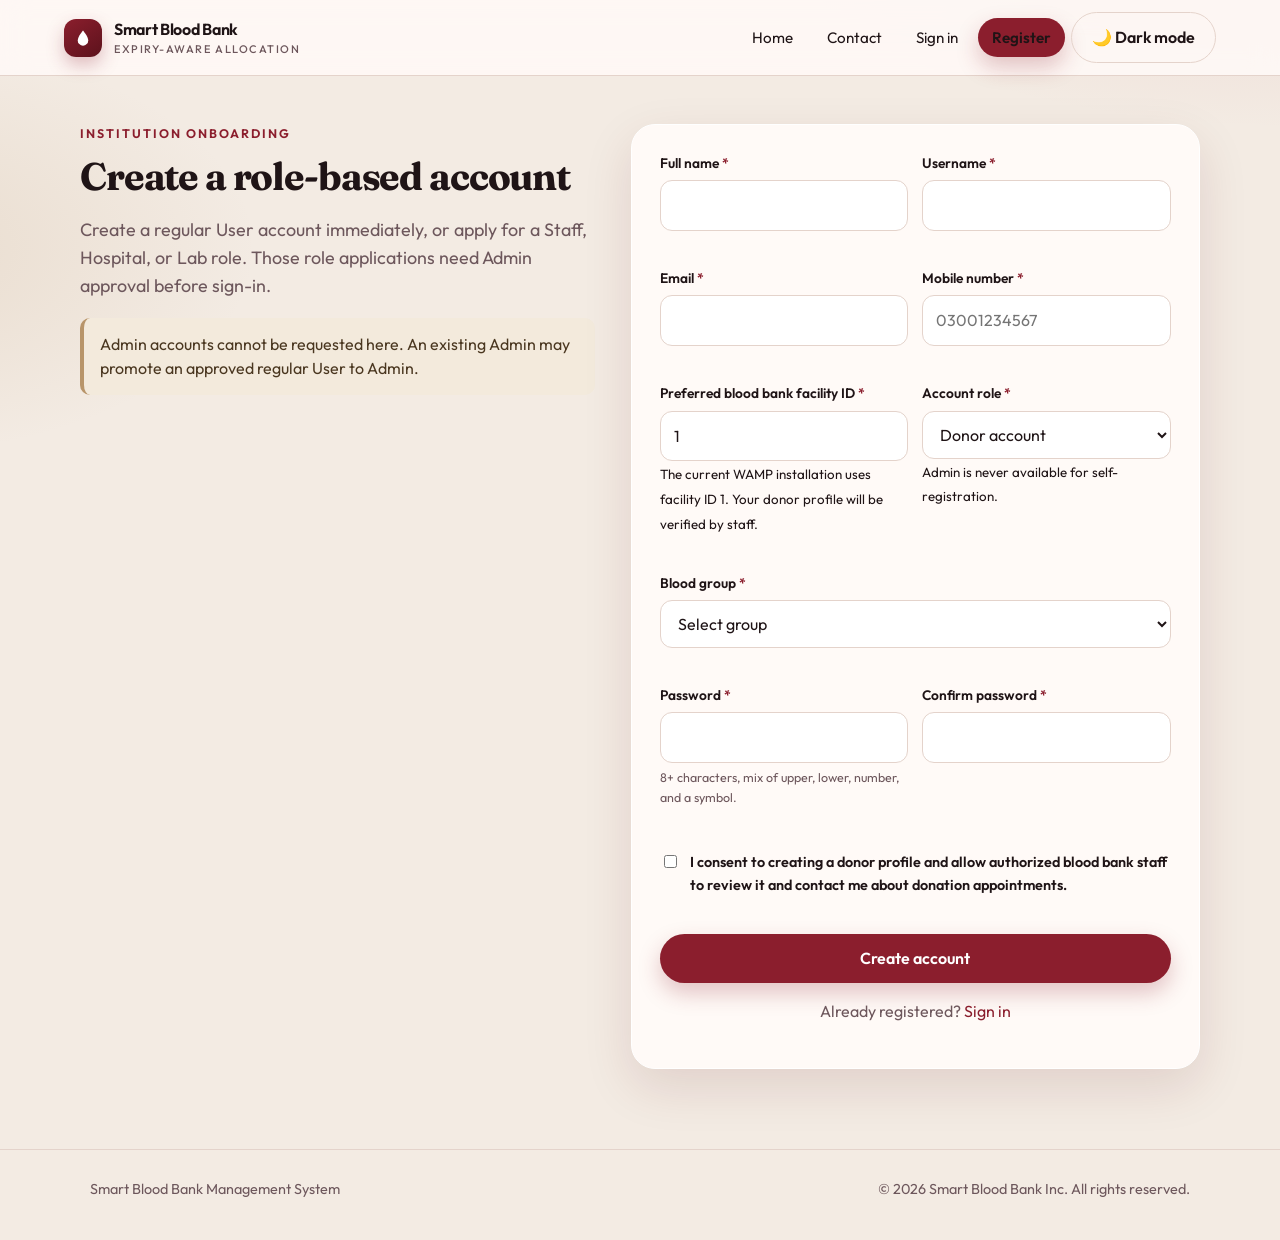
<file: register.html>
<!DOCTYPE html>
<html lang="en">
  <head>
    <meta charset="UTF-8" />
    <meta name="viewport" content="width=device-width, initial-scale=1.0" />
    <title>Register | Smart Blood Bank</title>
    <link rel="preconnect" href="https://fonts.googleapis.com" />
    <link rel="preconnect" href="https://fonts.gstatic.com" crossorigin />
    <link
      href="https://fonts.googleapis.com/css2?family=Fraunces:opsz,wght@9..144,500;9..144,700&family=Outfit:wght@400;500;600;700&display=swap"
      rel="stylesheet"
    />
    <link rel="stylesheet" href="css/styles.css?v=3" />
  </head>
  <body data-page="register">
    <header class="site-header">
      <a class="brand" href="index.html">
        <span class="brand-mark" aria-hidden="true">
          <svg width="18" height="18" viewBox="0 0 24 24" fill="currentColor">
            <path d="M12 2C12 2 5 10.2 5 15.2A7 7 0 0 0 19 15.2C19 10.2 12 2 12 2Z" />
          </svg>
        </span>
        <span>Smart Blood Bank<small>Expiry-aware allocation</small></span>
      </a>
      <nav class="nav-links" data-nav></nav>
    </header>

    <main class="auth-layout">
      <div class="side-copy">
        <p class="kicker">Institution Onboarding</p>
        <h1>Create a role-based account</h1>
        <p class="lede">Create a regular User account immediately, or apply for a Staff, Hospital, or Lab role. Those role applications need Admin approval before sign-in.</p>
        <p class="note">
          Admin accounts cannot be requested here. An existing Admin may promote an approved regular User to Admin.
        </p>
      </div>

      <form class="panel" id="registerForm" novalidate>
        <div id="formStatus" class="form-status" role="status"></div>
        <div class="form-row">
          <div class="field">
            <label for="fullName">Full name <span class="req">*</span></label>
            <input id="fullName" name="fullName" type="text" autocomplete="name" maxlength="60" required />
            <div class="error" data-error-for="fullName"></div>
          </div>
          <div class="field">
            <label for="username">Username <span class="req">*</span></label>
            <input id="username" name="username" type="text" autocomplete="username" maxlength="20" required />
            <div class="error" data-error-for="username"></div>
          </div>
        </div>
        <div class="form-row">
          <div class="field">
            <label for="email">Email <span class="req">*</span></label>
            <input id="email" name="email" type="email" autocomplete="email" maxlength="254" required />
            <div class="error" data-error-for="email"></div>
          </div>
          <div class="field">
            <label for="phone">Mobile number <span class="req">*</span></label>
            <input id="phone" name="phone" type="tel" inputmode="tel" autocomplete="tel" maxlength="16" placeholder="03001234567" required />
            <div class="error" data-error-for="phone"></div>
          </div>
        </div>
        <div class="form-row">
          <div class="field">
            <label for="institutionId"><span id="institutionLabel">Preferred blood bank facility ID</span> <span class="req">*</span></label>
            <input id="institutionId" name="institutionId" type="text" maxlength="12" value="1" placeholder="1" required />
            <small id="institutionHelp">The current WAMP installation uses facility ID 1. Staff and Lab applicants should enter their exact assigned institution ID.</small>
            <div class="error" data-error-for="institutionId"></div>
          </div>
          <div class="field">
            <label for="role">Account role <span class="req">*</span></label>
            <select id="role" name="role" required>
              <option value="USER">Donor account</option>
              <option value="STAFF">Blood bank staff (Admin approval required)</option>
              <option value="HOSPITAL_REQUESTER">Hospital requester (Admin approval required)</option>
              <option value="LAB_TECHNICIAN">Laboratory technician (Admin approval required)</option>
            </select>
            <small>Admin is never available for self-registration.</small>
            <div class="error" data-error-for="role"></div>
          </div>
        </div>
        <div class="field" id="registerBloodGroupField">
          <label for="bloodGroup">Blood group <span class="req">*</span></label>
          <select id="bloodGroup" name="bloodGroup" required>
            <option value="">Select group</option>
            <option>O-</option>
            <option>O+</option>
            <option>A-</option>
            <option>A+</option>
            <option>B-</option>
            <option>B+</option>
            <option>AB-</option>
            <option>AB+</option>
          </select>
          <div class="error" data-error-for="bloodGroup"></div>
        </div>
        <div class="form-row">
          <div class="field">
            <label for="password">Password <span class="req">*</span></label>
            <input id="password" name="password" type="password" autocomplete="new-password" minlength="8" maxlength="64" pattern="(?=.*[a-z])(?=.*[A-Z])(?=.*[0-9])(?=.*[@$!%*?&#^()_+=.\-]).{8,64}" required />
            <p class="hint">8+ characters, mix of upper, lower, number, and a symbol.</p>
            <div class="error" data-error-for="password"></div>
          </div>
          <div class="field">
            <label for="confirmPassword">Confirm password <span class="req">*</span></label>
            <input id="confirmPassword" name="confirmPassword" type="password" autocomplete="new-password" required />
            <div class="error" data-error-for="confirmPassword"></div>
          </div>
        </div>
        <div class="field">
          <label class="checkbox" for="terms">
            <input id="terms" name="terms" type="checkbox" required />
            <span id="registrationConsentText">I consent to creating a donor profile and allow authorized blood bank staff to review and contact me about donation appointments.</span>
          </label>
          <div class="error" data-error-for="terms"></div>
        </div>
        <button class="btn btn-primary btn-full" type="submit">Create account</button>
        <p class="switch-auth">Already registered? <a href="login.html">Sign in</a></p>
      </form>
    </main>

    <footer class="site-footer">
      <span>Smart Blood Bank Management System</span>
      <span>&copy; <span data-year></span> Smart Blood Bank Inc. All rights reserved.</span>
    </footer>
    <script src="js/validation.js?v=4"></script>
    <script src="js/auth.js?v=6"></script>
    <script src="js/pages.js?v=5"></script>
  </body>
</html>
</file>
<file: css/styles.css>
:root {
  --bg: #f3ebe3;
  --bg-deep: #e8d9ce;
  --paper: #fffaf7;
  --header-bg: rgba(255, 250, 247, 0.86);
  --ink: #1f1416;
  --muted: #6d575c;
  --line: #e4d3cb;
  --wine: #8b1e2d;
  --wine-dark: #5c121c;
  --wine-soft: #f6e4e6;
  --rose: #c45c6a;
  --gold: #b8956a;
  --gold-soft: #f3eadc;
  --sage: #2f6b5c;
  --sage-soft: #e4f1ed;
  --danger: #b42318;
  --shadow: 0 18px 50px rgba(92, 18, 28, 0.12);
  --radius: 18px;
  --nav-h: 76px;
  --font: "Outfit", system-ui, sans-serif;
  --display: "Fraunces", Georgia, serif;
}

html[data-theme="dark"] {
  color-scheme: dark;
  --bg: #171417;
  --bg-deep: #211c20;
  --paper: #241f23;
  --header-bg: rgba(36, 31, 35, 0.9);
  --ink: #f6edf0;
  --muted: #c4b2b8;
  --line: #493b42;
  --wine: #e78696;
  --wine-dark: #f2b7c1;
  --wine-soft: #3b252d;
  --rose: #e78696;
  --gold: #d1ad7a;
  --gold-soft: #3b3227;
  --sage: #7bc5a9;
  --sage-soft: #20382f;
  --danger: #ff9389;
  --shadow: 0 18px 50px rgba(0, 0, 0, 0.32);
}

*,
*::before,
*::after {
  box-sizing: border-box;
}

[hidden] {
  display: none !important;
}

html {
  scroll-behavior: smooth;
  color-scheme: light;
}

body {
  margin: 0;
  font-family: var(--font);
  color: var(--ink);
  background:
    radial-gradient(900px 420px at 100% -10%, rgba(196, 92, 106, 0.16), transparent 60%),
    radial-gradient(700px 380px at -10% 20%, rgba(184, 149, 106, 0.18), transparent 55%),
    var(--bg);
  min-height: 100vh;
  line-height: 1.55;
}

img {
  max-width: 100%;
}

a {
  color: var(--wine);
  text-decoration: none;
}

a:hover {
  text-decoration: underline;
}

.site-header {
  position: sticky;
  top: 0;
  z-index: 40;
  min-height: var(--nav-h);
  display: flex;
  align-items: center;
  justify-content: space-between;
  padding: 12px 5vw;
  background: var(--header-bg);
  backdrop-filter: blur(14px);
  border-bottom: 1px solid var(--line);
}

.brand {
  display: flex;
  align-items: center;
  gap: 12px;
  color: var(--ink);
  font-weight: 650;
  letter-spacing: -0.02em;
  text-decoration: none;
}

.brand:hover {
  text-decoration: none;
}

.brand-mark {
  width: 38px;
  height: 38px;
  border-radius: 12px;
  background: linear-gradient(145deg, var(--wine), var(--wine-dark));
  display: grid;
  place-items: center;
  color: #fff;
  box-shadow: 0 8px 18px rgba(139, 30, 45, 0.28);
}

.brand small {
  display: block;
  font-size: 11px;
  letter-spacing: 0.14em;
  text-transform: uppercase;
  color: var(--muted);
  font-weight: 500;
}

.nav-links {
  display: flex;
  align-items: center;
  gap: 6px;
  flex-wrap: wrap;
  justify-content: flex-end;
}

.nav-links a {
  color: var(--ink);
  padding: 8px 14px;
  border-radius: 999px;
  font-size: 0.95rem;
  text-decoration: none;
}

.nav-links a:hover,
.nav-links a.active {
  background: var(--wine-soft);
  color: var(--wine-dark);
}

.btn {
  display: inline-flex;
  align-items: center;
  justify-content: center;
  gap: 8px;
  border: 0;
  cursor: pointer;
  border-radius: 999px;
  padding: 12px 20px;
  font: inherit;
  font-weight: 600;
  text-decoration: none;
  transition: transform 0.15s ease, box-shadow 0.15s ease, background 0.15s ease;
}

.btn:hover {
  text-decoration: none;
  transform: translateY(-1px);
}

.btn-primary {
  background: var(--wine);
  color: #fff;
  box-shadow: 0 10px 22px rgba(139, 30, 45, 0.25);
}

.btn-primary:hover {
  background: var(--wine-dark);
  color: #fff;
}

.btn-ghost {
  background: transparent;
  color: var(--ink);
  border: 1px solid var(--line);
}

.theme-toggle { white-space: nowrap; }

.btn-full {
  width: 100%;
}

.hero,
.page-wrap,
.auth-layout,
.section {
  width: min(1120px, 90vw);
  margin: 0 auto;
}

.hero {
  display: grid;
  grid-template-columns: 1.15fr 0.85fr;
  gap: 48px;
  padding: 64px 0 36px;
  align-items: center;
}

.kicker {
  color: var(--wine);
  font-weight: 650;
  letter-spacing: 0.16em;
  text-transform: uppercase;
  font-size: 0.78rem;
  margin: 0 0 12px;
}

h1,
h2,
.display {
  font-family: var(--display);
  letter-spacing: -0.03em;
  line-height: 1.12;
}

h1 {
  font-size: clamp(2.3rem, 4.4vw, 4.1rem);
  margin: 0 0 16px;
}

.lede {
  font-size: 1.12rem;
  color: var(--muted);
  max-width: 54ch;
}

.hero-actions {
  display: flex;
  gap: 12px;
  margin-top: 28px;
  flex-wrap: wrap;
}

.hero-card {
  background: var(--paper);
  border-radius: 28px;
  padding: 26px;
  box-shadow: var(--shadow);
  border: 1px solid #fff;
}

.stat-grid {
  display: grid;
  grid-template-columns: 1fr 1fr;
  gap: 12px;
}

.stat {
  background: var(--bg);
  border-radius: 16px;
  padding: 14px;
}

.stat b {
  display: block;
  font-size: 1.45rem;
  font-family: var(--display);
}

.stat span {
  color: var(--muted);
  font-size: 0.86rem;
}

.section {
  padding: 28px 0 8px;
}

.section h2 {
  font-size: 2rem;
  margin: 0 0 8px;
}

.cards {
  display: grid;
  grid-template-columns: repeat(4, 1fr);
  gap: 16px;
  margin: 22px 0 40px;
}

.card {
  background: var(--paper);
  border-radius: var(--radius);
  padding: 20px;
  border: 1px solid var(--line);
}

.card h3 {
  margin: 8px 0 8px;
  font-size: 1.05rem;
}

.card p {
  margin: 0;
  color: var(--muted);
  font-size: 0.94rem;
}

.icon-pill {
  width: 38px;
  height: 38px;
  border-radius: 12px;
  display: grid;
  place-items: center;
  background: var(--gold-soft);
  color: var(--wine-dark);
  font-weight: 700;
}

.roles {
  display: grid;
  grid-template-columns: repeat(2, 1fr);
  gap: 16px;
  margin-bottom: 48px;
}

.role {
  display: flex;
  gap: 14px;
  background: var(--paper);
  padding: 18px;
  border-radius: var(--radius);
  border: 1px solid var(--line);
}

.compat {
  overflow: auto;
  background: var(--paper);
  border-radius: var(--radius);
  border: 1px solid var(--line);
  margin-bottom: 48px;
}

table {
  width: 100%;
  border-collapse: collapse;
  font-size: 0.92rem;
}

th,
td {
  padding: 12px 14px;
  text-align: left;
  border-bottom: 1px solid var(--line);
}

th {
  background: var(--wine-dark);
  color: #fff;
  font-weight: 550;
}

.note {
  background: var(--gold-soft);
  border-left: 4px solid var(--gold);
  padding: 14px 16px;
  border-radius: 10px;
  color: #4a3720;
  margin: 18px 0 50px;
}

.page-wrap {
  padding: 42px 0 80px;
}

.page-head {
  max-width: 62ch;
  margin-bottom: 28px;
}

.auth-layout {
  display: grid;
  grid-template-columns: 0.95fr 1.05fr;
  gap: 36px;
  padding: 48px 0 80px;
  align-items: start;
}

.panel {
  background: var(--paper);
  border-radius: 24px;
  padding: 28px;
  box-shadow: var(--shadow);
  border: 1px solid #fff;
}

.side-copy h1 {
  font-size: 2.4rem;
}

.form-row {
  display: grid;
  grid-template-columns: 1fr 1fr;
  gap: 14px;
}

.field {
  margin-bottom: 14px;
}

label {
  display: block;
  font-size: 0.86rem;
  font-weight: 600;
  margin-bottom: 6px;
}

.req {
  color: var(--wine);
}

input,
select,
textarea {
  width: 100%;
  border: 1px solid var(--line);
  background: #fff;
  border-radius: 12px;
  padding: 12px 13px;
  font: inherit;
  color: var(--ink);
  outline: none;
}

textarea {
  min-height: 140px;
  resize: vertical;
}

input:focus,
select:focus,
textarea:focus {
  border-color: var(--wine);
  box-shadow: 0 0 0 4px rgba(139, 30, 45, 0.12);
}

input.invalid,
select.invalid,
textarea.invalid {
  border-color: var(--danger);
  background: #fff6f5;
}

input.valid,
select.valid,
textarea.valid {
  border-color: var(--sage);
}

.error {
  min-height: 18px;
  font-size: 0.8rem;
  color: var(--danger);
  margin-top: 5px;
}

.hint {
  font-size: 0.78rem;
  color: var(--muted);
  margin-top: 5px;
}

.checkbox {
  display: flex;
  gap: 10px;
  align-items: flex-start;
  font-size: 0.9rem;
}

.checkbox input {
  width: auto;
  margin-top: 4px;
}

.form-status {
  display: none;
  margin: 10px 0 14px;
  padding: 12px 14px;
  border-radius: 12px;
  font-size: 0.92rem;
}

.form-status.show {
  display: block;
}

.form-status.success {
  background: var(--sage-soft);
  color: var(--sage);
}

.form-status.error {
  background: var(--wine-soft);
  color: var(--wine-dark);
}

.switch-auth {
  text-align: center;
  color: var(--muted);
  margin-top: 16px;
}

.user-chip {
  font-size: 0.8rem;
  background: var(--wine-soft);
  color: var(--wine-dark);
  padding: 7px 12px;
  border-radius: 999px;
  max-width: 220px;
  overflow: hidden;
  text-overflow: ellipsis;
  white-space: nowrap;
}

.dashboard {
  margin-top: 18px;
}

.blood-grid {
  display: grid;
  grid-template-columns: repeat(4, 1fr);
  gap: 12px;
  margin: 18px 0 36px;
}

.blood-cell {
  background: var(--paper);
  border: 1px solid var(--line);
  border-radius: 16px;
  padding: 14px;
}

.blood-cell .group {
  font-family: var(--display);
  font-size: 1.4rem;
}

.site-footer {
  border-top: 1px solid var(--line);
  padding: 28px 7vw 40px;
  color: var(--muted);
  display: flex;
  justify-content: space-between;
  gap: 16px;
  flex-wrap: wrap;
  font-size: 0.9rem;
}

@media (max-width: 900px) {
  .hero,
  .auth-layout,
  .cards,
  .roles,
  .blood-grid,
  .form-row {
    grid-template-columns: 1fr;
  }

  .site-header {
    padding: 0 5vw;
    height: auto;
    min-height: var(--nav-h);
    flex-wrap: wrap;
    padding-top: 12px;
    padding-bottom: 12px;
    gap: 10px;
  }
}


/* ========================================================
   DONOR & INVENTORY MODULE STYLES (STEP 1)
   ======================================================== */

.page-container {
  max-width: 1200px;
  margin: 36px auto 60px;
  padding: 0 5vw;
}

.page-header-row {
  display: flex;
  justify-content: space-between;
  align-items: flex-end;
  margin-bottom: 24px;
  flex-wrap: wrap;
  gap: 16px;
}

.page-header-row h1 {
  font-family: var(--display);
  font-size: 2.2rem;
  margin: 0 0 6px;
  color: var(--wine-dark);
}

.page-header-row .lede {
  margin: 0;
  color: var(--muted);
  font-size: 1rem;
}

.stat-pills {
  display: grid;
  grid-template-columns: repeat(auto-fit, minmax(180px, 1fr));
  gap: 14px;
  margin-bottom: 28px;
}

.stat-pill-card {
  background: var(--paper);
  border: 1px solid var(--line);
  border-radius: 14px;
  padding: 16px 20px;
  box-shadow: 0 4px 14px rgba(92, 18, 28, 0.04);
}

.stat-pill-card .num {
  font-family: var(--display);
  font-size: 1.8rem;
  font-weight: 700;
  display: block;
  line-height: 1.1;
  color: var(--wine);
}

.stat-pill-card .label {
  font-size: 0.85rem;
  color: var(--muted);
  font-weight: 500;
}

.stat-pill-card.warn .num { color: #b54708; }
.stat-pill-card.danger .num { color: var(--danger); }
.stat-pill-card.success .num { color: var(--sage); }

.toolbar {
  display: flex;
  justify-content: space-between;
  align-items: center;
  gap: 14px;
  margin-bottom: 18px;
  flex-wrap: wrap;
}

.toolbar-group {
  display: flex;
  gap: 10px;
  flex-wrap: wrap;
  align-items: center;
}

.search-input {
  padding: 10px 14px;
  border-radius: 10px;
  border: 1px solid var(--line);
  background: #fff;
  font-family: inherit;
  font-size: 0.92rem;
  min-width: 240px;
}

.filter-select {
  padding: 10px 14px;
  border-radius: 10px;
  border: 1px solid var(--line);
  background: #fff;
  font-family: inherit;
  font-size: 0.92rem;
}

.report-period-panel { margin: 18px 0 24px; padding: 16px 20px; }
.report-period-panel .toolbar { margin-bottom: 8px; }
.report-period-panel .toolbar-group { gap: 8px; }
.report-period-panel .toolbar-group label { margin: 0; white-space: nowrap; }
.report-period-panel select { width: auto; min-width: 160px; }
.report-period-panel input[type="date"] { width: auto; min-width: 150px; padding: 9px 10px; }
.report-period-label { color: var(--muted); font-size: 0.9rem; }

.table-panel {
  background: var(--paper);
  border: 1px solid var(--line);
  border-radius: var(--radius);
  box-shadow: var(--shadow);
  overflow: hidden;
}

.table-responsive {
  width: 100%;
  overflow-x: auto;
}

.data-table {
  width: 100%;
  border-collapse: collapse;
  text-align: left;
  font-size: 0.92rem;
}

.data-table th {
  background: #471018;
  color: #fff;
  padding: 14px 16px;
  font-weight: 600;
  white-space: nowrap;
}

.data-table td {
  padding: 14px 16px;
  border-bottom: 1px solid var(--line);
  color: var(--ink);
  vertical-align: middle;
}

.data-table tbody tr:hover {
  background: rgba(196, 92, 106, 0.05);
}

.blood-badge {
  display: inline-block;
  padding: 3px 9px;
  border-radius: 8px;
  font-weight: 700;
  font-size: 0.88rem;
  background: var(--wine-soft);
  color: var(--wine-dark);
  border: 1px solid rgba(139, 30, 45, 0.2);
}

.badge {
  display: inline-flex;
  align-items: center;
  gap: 6px;
  padding: 4px 10px;
  border-radius: 999px;
  font-size: 0.78rem;
  font-weight: 600;
  text-transform: uppercase;
  letter-spacing: 0.03em;
}

.badge-quarantined {
  background: #fef0c7;
  color: #b54708;
  border: 1px solid #fedf89;
}

.badge-available {
  background: var(--sage-soft);
  color: var(--sage);
  border: 1px solid #bfe2d7;
}

.badge-reserved {
  background: #e0f2fe;
  color: #0369a1;
  border: 1px solid #bae6fd;
}

.badge-issued {
  background: #f2f4f7;
  color: #344054;
  border: 1px solid #eaecf0;
}

.badge-expired {
  background: #fee4e2;
  color: var(--danger);
  border: 1px solid #fecdca;
}

.badge-eligible {
  background: var(--sage-soft);
  color: var(--sage);
}

.badge-cooldown {
  background: #fef3f2;
  color: #b42318;
}

.btn-sm {
  padding: 6px 12px;
  font-size: 0.82rem;
  border-radius: 8px;
}

.actions-cell {
  display: flex;
  gap: 6px;
  flex-wrap: wrap;
}

/* Modal / Dialog Styles */
.modal-overlay {
  position: fixed;
  inset: 0;
  background: rgba(18, 8, 10, 0.65);
  backdrop-filter: blur(4px);
  display: grid;
  place-items: center;
  z-index: 1000;
  padding: 20px;
  overflow-y: auto;
}

.modal-overlay[hidden] {
  display: none !important;
}

.modal-card {
  background: var(--paper);
  border: 1px solid var(--line);
  border-radius: var(--radius);
  box-shadow: 0 25px 60px rgba(0,0,0,0.3);
  width: 100%;
  max-width: 540px;
  padding: 28px 32px;
  position: relative;
  animation: modalPop 0.2s cubic-bezier(0.16, 1, 0.3, 1);
}

@keyframes modalPop {
  from { transform: scale(0.95); opacity: 0; }
  to { transform: scale(1); opacity: 1; }
}

.modal-header {
  display: flex;
  justify-content: space-between;
  align-items: center;
  margin-bottom: 20px;
}

.modal-header h2 {
  font-family: var(--display);
  font-size: 1.5rem;
  margin: 0;
  color: var(--wine-dark);
}

.btn-close {
  background: transparent;
  border: none;
  font-size: 1.5rem;
  color: var(--muted);
  cursor: pointer;
  line-height: 1;
}

.btn-close:hover {
  color: var(--ink);
}


/* ========================================================
   ALLOCATION ENGINE STYLES
   ======================================================== */

.urgency-badge {
  display: inline-block;
  padding: 4px 10px;
  border-radius: 999px;
  font-size: 0.78rem;
  font-weight: 700;
  letter-spacing: 0.04em;
  text-transform: uppercase;
}

.urgency-critical {
  background: #fee4e2;
  color: #b42318;
  border: 1px solid #fecdca;
  animation: pulseCritical 2s infinite ease-in-out;
}

@keyframes pulseCritical {
  0%, 100% { box-shadow: 0 0 0 0 rgba(180, 35, 24, 0.3); }
  50% { box-shadow: 0 0 0 6px rgba(180, 35, 24, 0); }
}

.urgency-urgent {
  background: #fef0c7;
  color: #b54708;
  border: 1px solid #fedf89;
}

.urgency-routine {
  background: var(--sage-soft);
  color: var(--sage);
  border: 1px solid #bfe2d7;
}

.candidate-card {
  background: #fff;
  border: 2px solid var(--line);
  border-radius: 14px;
  padding: 16px 20px;
  margin-bottom: 12px;
  display: flex;
  align-items: flex-start;
  gap: 16px;
  transition: all 0.2s ease;
  cursor: pointer;
}

.candidate-card:hover {
  border-color: var(--wine);
  box-shadow: 0 6px 20px rgba(92, 18, 28, 0.08);
}

.candidate-card.selected {
  border-color: var(--wine);
  background: #fdf8f6;
  box-shadow: 0 6px 20px rgba(92, 18, 28, 0.12);
}

.candidate-rank {
  width: 44px;
  height: 44px;
  border-radius: 12px;
  background: var(--wine-dark);
  color: #fff;
  display: grid;
  place-items: center;
  font-family: var(--display);
  font-size: 1.15rem;
  font-weight: 700;
  flex-shrink: 0;
}

.candidate-rank.top-pick {
  background: linear-gradient(135deg, #b8956a, #8b1e2d);
  box-shadow: 0 4px 12px rgba(184, 149, 106, 0.4);
}

.candidate-details {
  flex: 1;
}

.candidate-title-row {
  display: flex;
  align-items: center;
  gap: 10px;
  flex-wrap: wrap;
  margin-bottom: 6px;
}

.candidate-title-row strong {
  font-size: 1.05rem;
}

.score-badge {
  font-size: 0.82rem;
  font-weight: 700;
  background: #f4ede6;
  color: var(--ink);
  padding: 3px 10px;
  border-radius: 8px;
}

.score-breakdown-row {
  display: flex;
  gap: 14px;
  font-size: 0.8rem;
  color: var(--muted);
  margin-top: 6px;
  flex-wrap: wrap;
}

.clinical-reason {
  font-size: 0.86rem;
  color: var(--wine-dark);
  margin-top: 6px;
  font-weight: 500;
}

.modal-card.large {
  max-width: 760px;
}


/* ========================================================
   REPORTS & ANALYTICS STYLES
   ======================================================== */

.chart-grid {
  display: grid;
  grid-template-columns: repeat(auto-fit, minmax(460px, 1fr));
  gap: 22px;
  margin-bottom: 32px;
}

@media (max-width: 600px) {
  .chart-grid {
    grid-template-columns: 1fr;
  }
}

.chart-card {
  background: var(--paper);
  border: 1px solid var(--line);
  border-radius: var(--radius);
  padding: 24px;
  box-shadow: 0 8px 24px rgba(92, 18, 28, 0.05);
}

.chart-card-header {
  margin-bottom: 16px;
}

.chart-card-header h3 {
  font-family: var(--display);
  font-size: 1.25rem;
  margin: 0 0 4px;
  color: var(--wine-dark);
}

.chart-card-header .hint {
  margin: 0;
  font-size: 0.85rem;
  color: var(--muted);
}

.chart-canvas-wrapper {
  position: relative;
  height: 280px;
  width: 100%;
}

/* Theme support for form controls and legacy page-specific cards. */
html[data-theme="dark"] input,
html[data-theme="dark"] select,
html[data-theme="dark"] textarea,
html[data-theme="dark"] .form-group input,
html[data-theme="dark"] .threshold-item input,
html[data-theme="dark"] .filter-select,
html[data-theme="dark"] .search-input {
  color: var(--ink);
  background-color: var(--bg-deep);
  border-color: var(--line);
}

/* Native select popups do not always inherit the select's dark colors in Edge. */
html[data-theme="dark"] option,
html[data-theme="dark"] optgroup {
  color: var(--ink);
  background-color: var(--bg-deep);
}

html[data-theme="dark"] option:checked {
  color: var(--ink);
  background-color: #49313a;
}

html[data-theme="dark"] .nav-links a { color: var(--ink); }
html[data-theme="dark"] .nav-links a:hover,
html[data-theme="dark"] .nav-links a.active {
  color: var(--wine-dark);
  background: var(--wine-soft);
}
html[data-theme="dark"] .user-chip {
  color: var(--ink);
  background: var(--wine-soft);
}
html[data-theme="dark"] .btn-ghost {
  color: var(--ink);
  background-color: transparent;
  border-color: var(--line);
}

html[data-theme="dark"] input::placeholder,
html[data-theme="dark"] textarea::placeholder { color: #a9939b; }
html[data-theme="dark"] .form-group input[readonly],
html[data-theme="dark"] .form-group input[disabled] { background: #30282e; color: #c4b2b8; }
html[data-theme="dark"] .profile-card,
html[data-theme="dark"] .threshold-item { background: var(--paper); border-color: var(--line); color: var(--ink); }
html[data-theme="dark"] .profile-card h2,
html[data-theme="dark"] .page-header h1,
html[data-theme="dark"] .avatar-meta .user-name { color: var(--ink); }
html[data-theme="dark"] .threshold-item label,
html[data-theme="dark"] .avatar-meta .user-role { color: var(--wine-dark); }
html[data-theme="dark"] .avatar-meta .user-since,
html[data-theme="dark"] .threshold-hint,
html[data-theme="dark"] .page-header p { color: var(--muted); }
html[data-theme="dark"] .avatar-circle { color: #fff; }
html[data-theme="dark"] .data-table th { background: #33272e; color: var(--ink); }
html[data-theme="dark"] .data-table td { border-color: var(--line); }
html[data-theme="dark"] .data-table tbody tr:hover { background: rgba(255,255,255,.035); }
html[data-theme="dark"] .stat-pill-card,
html[data-theme="dark"] .chart-card,
html[data-theme="dark"] .table-panel { background: var(--paper); border-color: var(--line); color: var(--ink); }
html[data-theme="dark"] .hero-card,
html[data-theme="dark"] .card,
html[data-theme="dark"] .role { border-color: var(--line); }
html[data-theme="dark"] .badge-available { background: #20382f; color: #9be0c1; border-color: #355a4c; }
html[data-theme="dark"] .badge-expired { background: #482a2a; color: #ffaaa2; border-color: #70403e; }
html[data-theme="dark"] .badge-quarantined,
html[data-theme="dark"] .urgency-urgent { background: #433728; color: #f3c783; border-color: #665238; }
html[data-theme="dark"] .urgency-critical { background: #482a2a; color: #ffaaa2; border-color: #70403e; }
html[data-theme="dark"] .urgency-routine { background: #20382f; color: #9be0c1; border-color: #355a4c; }
html[data-theme="dark"] .badge-reserved { background: #202f43; color: #a9c8ff; border-color: #385273; }
html[data-theme="dark"] .badge-issued { background: #34313b; color: #d1c6ef; border-color: #4d475b; }
html[data-theme="dark"] .candidate-card { background: var(--paper); color: var(--ink); }
html[data-theme="dark"] .candidate-card.selected { background: #30262c; }
html[data-theme="dark"] .score-badge { background: #383037; color: var(--ink); }
html[data-theme="dark"] .stat-pill-card.warn .num { color: #f3c783; }
html[data-theme="dark"] .candidate-rank { color: #241f23; }
html[data-theme="dark"] .candidate-rank.top-pick { color: #fff; }
html[data-theme="dark"] .form-banner--success { background: #20382f; color: #9be0c1; border-color: #355a4c; }
html[data-theme="dark"] .form-banner--error { background: #482a2a; color: #ffaaa2; border-color: #70403e; }
html[data-theme="dark"] .form-banner--info { background: #202f43; color: #a9c8ff; border-color: #385273; }

.approval-list { display: grid; gap: 12px; }
.approval-item { display: flex; align-items: center; justify-content: space-between; gap: 20px; padding: 16px; border: 1px solid var(--line); border-radius: 14px; background: var(--surface, #fffaf7); }
.approval-item__details p { margin: 6px 0 2px; color: var(--muted); overflow-wrap: anywhere; }
.approval-item__details small { color: var(--muted); }
.approval-item__actions { display: flex; gap: 8px; flex: 0 0 auto; }
html[data-theme="dark"] .approval-item { background: var(--paper); }
@media (max-width: 680px) { .approval-item { align-items: flex-start; flex-direction: column; } }
.portal-grid { display: grid; grid-template-columns: repeat(2, minmax(0, 1fr)); gap: 18px; align-items: start; }
html [hidden] { display: none !important; }
.portal-form { display: grid; gap: 14px; }
.portal-form .form-group { display: grid; gap: 6px; }
.donor-review-item { align-items: flex-start; }
.workflow-field { display: grid; gap: 5px; min-width: 180px; color: var(--muted); font-size: 0.88rem; }
.workflow-field input { max-width: 240px; }
.workflow-actions { display: grid; gap: 7px; min-width: 140px; }
.collection-entry { display: grid; gap: 6px; padding-top: 8px; border-top: 1px solid var(--line); }
.table-wrap td input[type="date"], .table-wrap td input[type="time"], .table-wrap td input[type="text"] { min-width: 130px; }
@media (max-width: 760px) { .portal-grid { grid-template-columns: 1fr; } }

@media (prefers-reduced-motion: reduce) {
  html { scroll-behavior: auto; }
  *, *::before, *::after { transition-duration: 0.01ms !important; }
}
</file>
